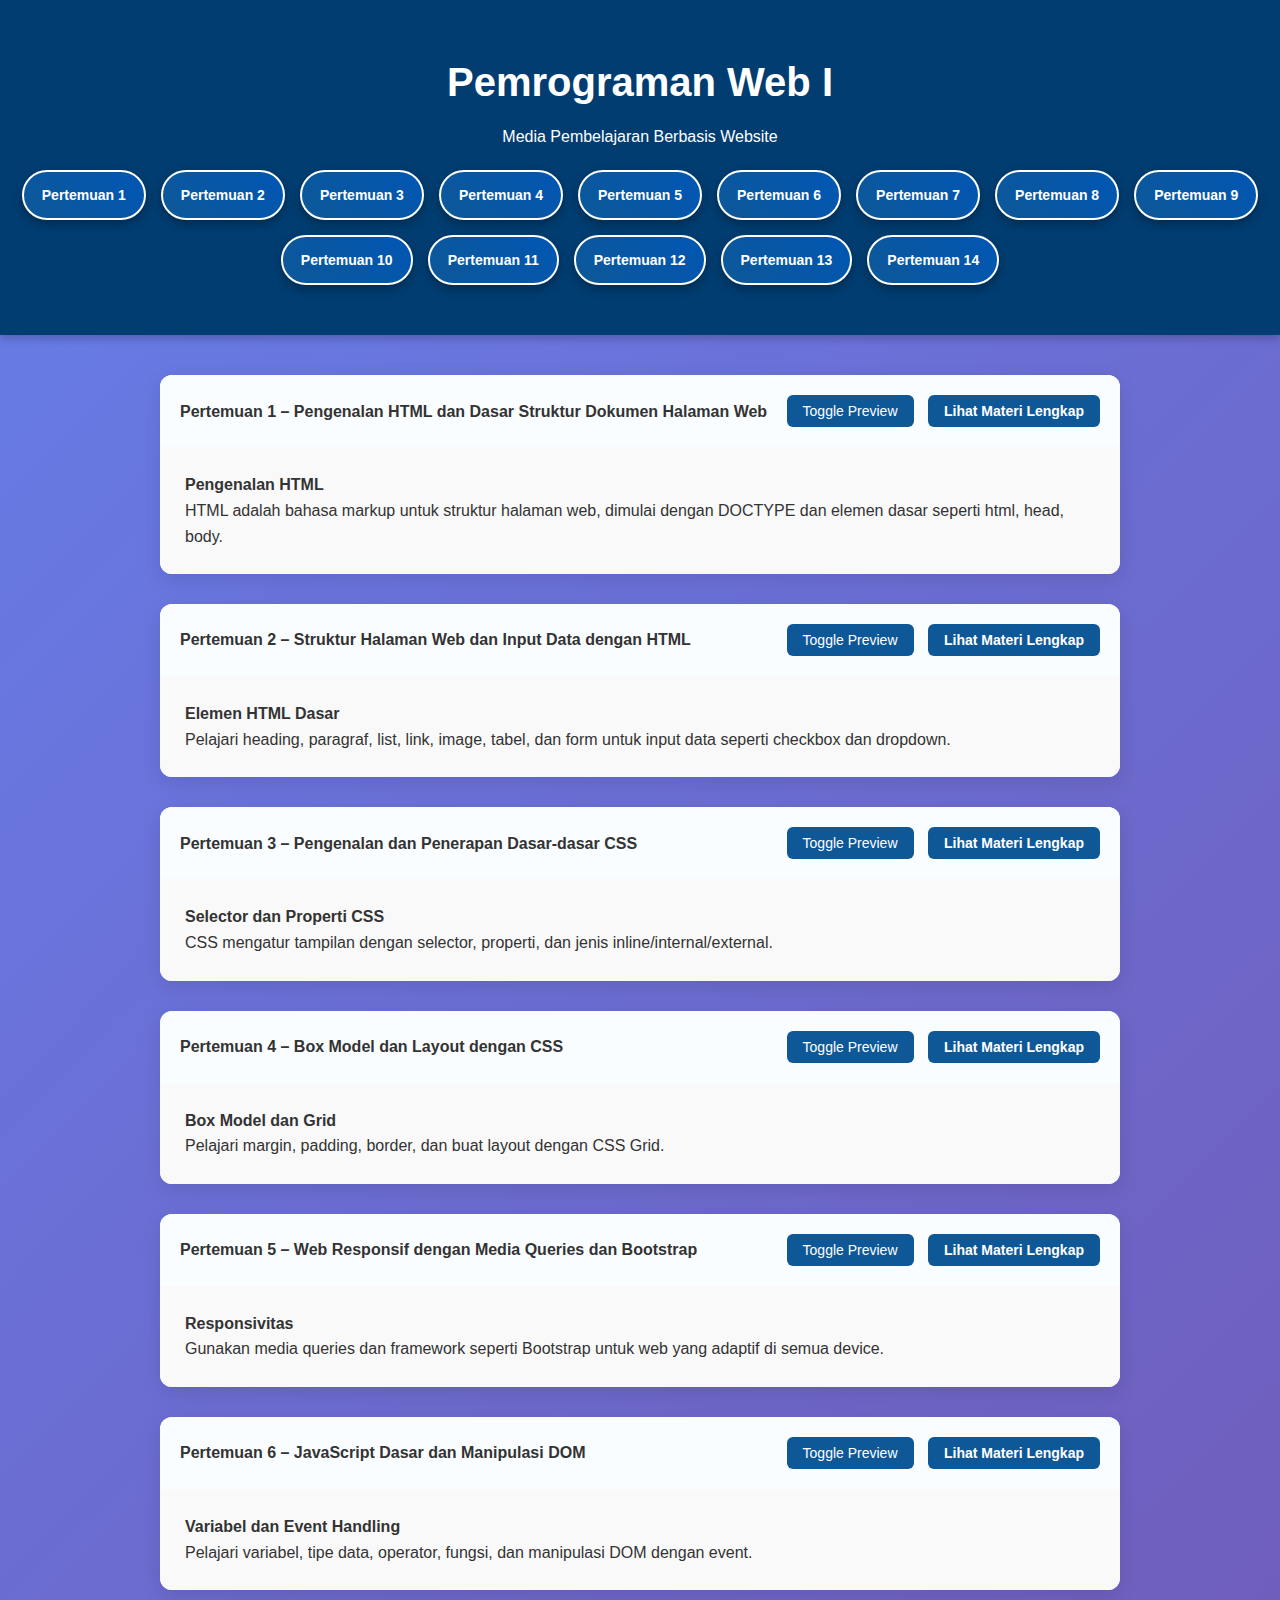
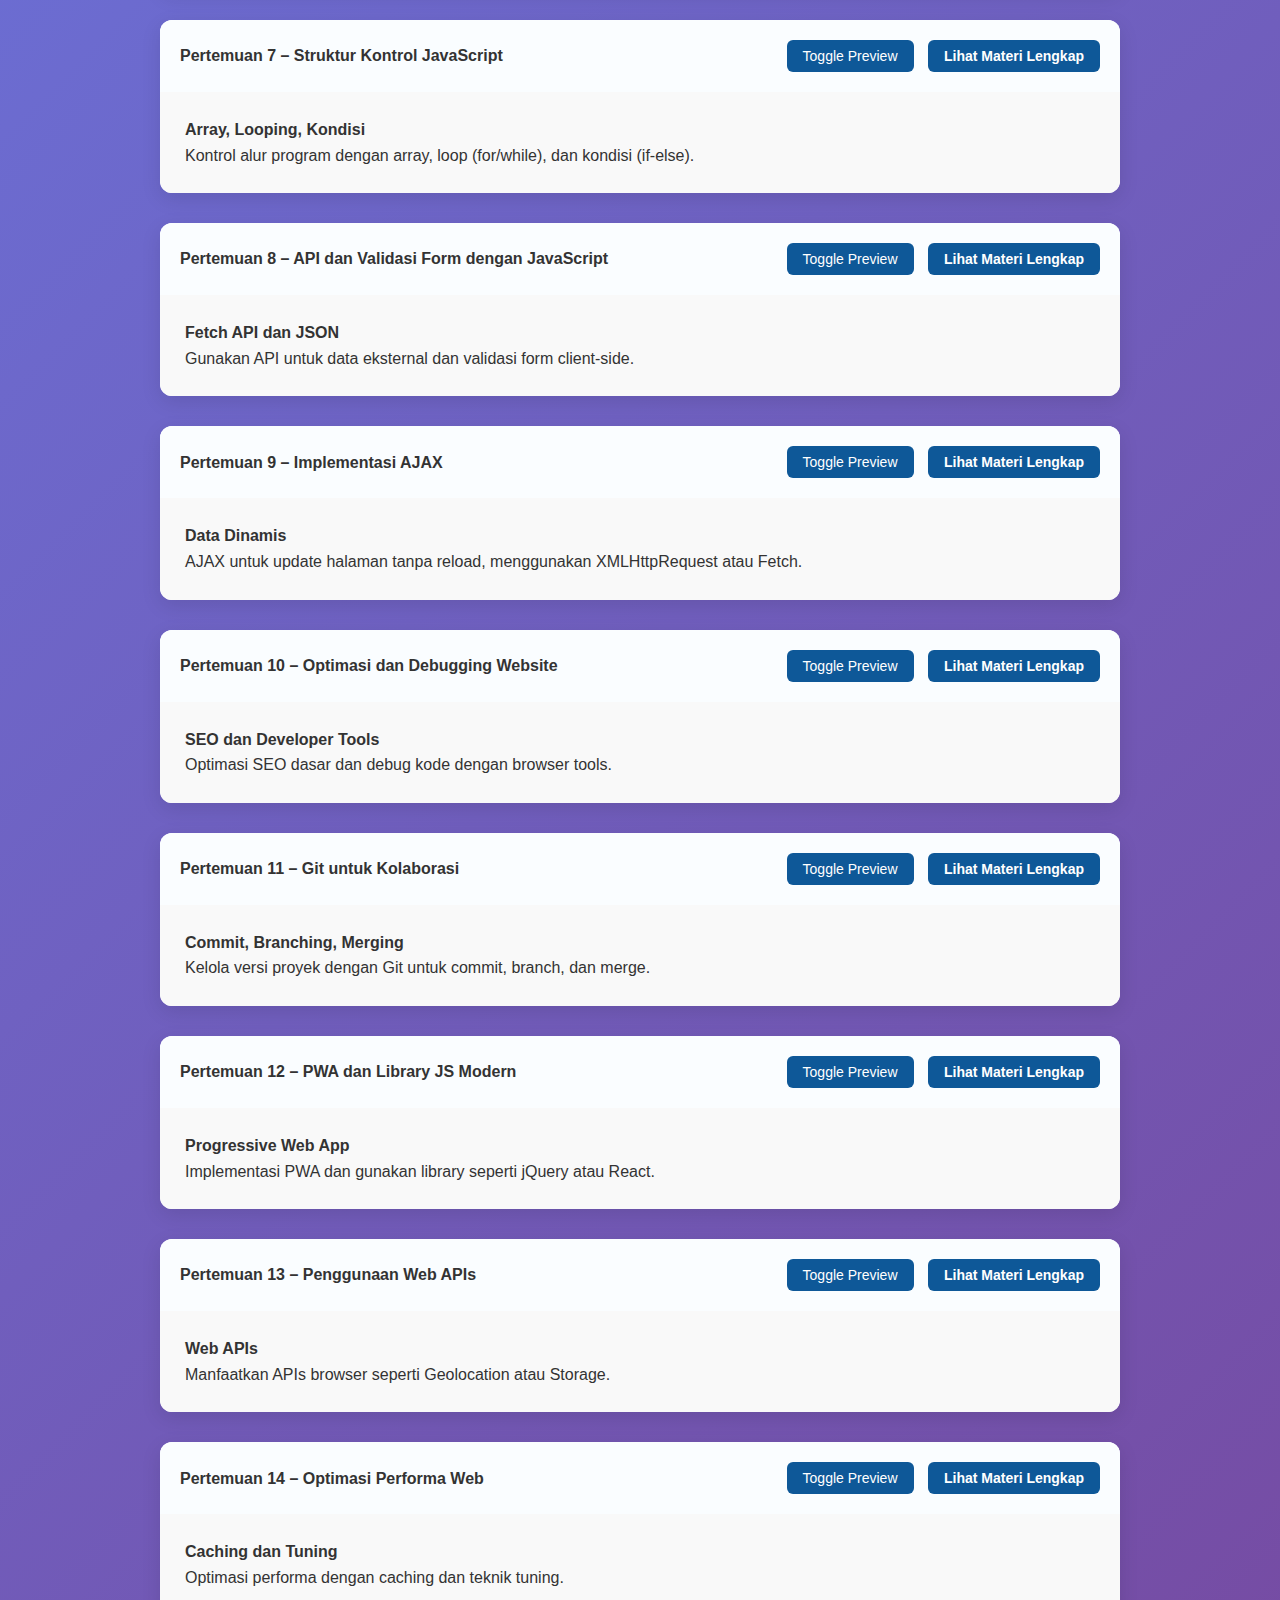
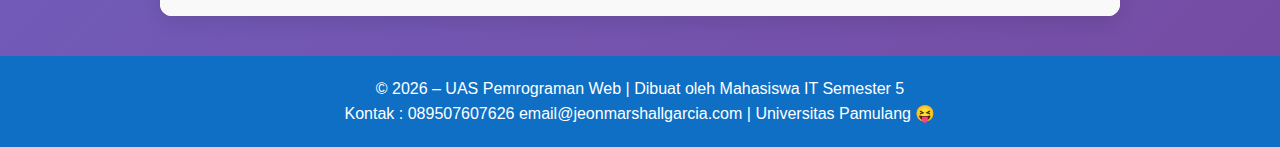
<file: index.html>
<!DOCTYPE html>
<html lang="id">
<head>
    <meta charset="UTF-8">
    <meta name="viewport" content="width=device-width, initial-scale=1.0">
    <title>Pemrograman Web I - Media Pembelajaran</title>
    <link rel="stylesheet" href="css/style.css">
</head>
<body>
    <header class="header">
        <h1>Pemrograman Web I</h1>
        <p>Media Pembelajaran Berbasis Website</p>
        <nav class="navbar">
            <a href="#pertemuan1" class="nav-link bubble">Pertemuan 1</a>
            <a href="#pertemuan2" class="nav-link bubble">Pertemuan 2</a>
            <a href="#pertemuan3" class="nav-link bubble">Pertemuan 3</a>
            <a href="#pertemuan4" class="nav-link bubble">Pertemuan 4</a>
            <a href="#pertemuan5" class="nav-link bubble">Pertemuan 5</a>
            <a href="#pertemuan6" class="nav-link bubble">Pertemuan 6</a>
            <a href="#pertemuan7" class="nav-link bubble">Pertemuan 7</a>
            <a href="#pertemuan8" class="nav-link bubble">Pertemuan 8</a>
            <a href="#pertemuan9" class="nav-link bubble">Pertemuan 9</a>
            <a href="#pertemuan10" class="nav-link bubble">Pertemuan 10</a>
            <a href="#pertemuan11" class="nav-link bubble">Pertemuan 11</a>
            <a href="#pertemuan12" class="nav-link bubble">Pertemuan 12</a>
            <a href="#pertemuan13" class="nav-link bubble">Pertemuan 13</a>
            <a href="#pertemuan14" class="nav-link bubble">Pertemuan 14</a>
        </nav>
    </header>

    <main class="container">
        <!-- PERTEMUAN 1 -->
        <div class="card" id="pertemuan1">
            <div class="card-header">
                <span>Pertemuan 1 – Pengenalan HTML dan Dasar Struktur Dokumen Halaman Web</span>
                <div>
                    <button class="btn-toggle" data-target="preview1">Toggle Preview</button>
                    <a href="materi1.html" class="btn">Lihat Materi Lengkap</a>
                </div>
            </div>
            <div class="card-preview" id="preview1" style="display: block;">
                <h4>Pengenalan HTML</h4>
                <p>HTML adalah bahasa markup untuk struktur halaman web, dimulai dengan DOCTYPE dan elemen dasar seperti html, head, body.</p>
            </div>
        </div>

        <!-- PERTEMUAN 2 -->
        <div class="card" id="pertemuan2">
            <div class="card-header">
                <span>Pertemuan 2 – Struktur Halaman Web dan Input Data dengan HTML</span>
                <div>
                    <button class="btn-toggle" data-target="preview2">Toggle Preview</button>
                    <a href="materi2.html" class="btn">Lihat Materi Lengkap</a>
                </div>
            </div>
            <div class="card-preview" id="preview2" style="display: block;">
                <h4>Elemen HTML Dasar</h4>
                <p>Pelajari heading, paragraf, list, link, image, tabel, dan form untuk input data seperti checkbox dan dropdown.</p>
            </div>
        </div>

        <!-- PERTEMUAN 3 -->
        <div class="card" id="pertemuan3">
            <div class="card-header">
                <span>Pertemuan 3 – Pengenalan dan Penerapan Dasar-dasar CSS</span>
                <div>
                    <button class="btn-toggle" data-target="preview3">Toggle Preview</button>
                    <a href="materi3.html" class="btn">Lihat Materi Lengkap</a>
                </div>
            </div>
            <div class="card-preview" id="preview3" style="display: block;">
                <h4>Selector dan Properti CSS</h4>
                <p>CSS mengatur tampilan dengan selector, properti, dan jenis inline/internal/external.</p>
            </div>
        </div>

        <!-- PERTEMUAN 4 -->
        <div class="card" id="pertemuan4">
            <div class="card-header">
                <span>Pertemuan 4 – Box Model dan Layout dengan CSS</span>
                <div>
                    <button class="btn-toggle" data-target="preview4">Toggle Preview</button>
                    <a href="materi4.html" class="btn">Lihat Materi Lengkap</a>
                </div>
            </div>
            <div class="card-preview" id="preview4" style="display: block;">
                <h4>Box Model dan Grid</h4>
                <p>Pelajari margin, padding, border, dan buat layout dengan CSS Grid.</p>
            </div>
        </div>

        <!-- PERTEMUAN 5 -->
        <div class="card" id="pertemuan5">
            <div class="card-header">
                <span>Pertemuan 5 – Web Responsif dengan Media Queries dan Bootstrap</span>
                <div>
                    <button class="btn-toggle" data-target="preview5">Toggle Preview</button>
                    <a href="materi5.html" class="btn">Lihat Materi Lengkap</a>
                </div>
            </div>
            <div class="card-preview" id="preview5" style="display: block;">
                <h4>Responsivitas</h4>
                <p>Gunakan media queries dan framework seperti Bootstrap untuk web yang adaptif di semua device.</p>
            </div>
        </div>

        <!-- PERTEMUAN 6 -->
        <div class="card" id="pertemuan6">
            <div class="card-header">
                <span>Pertemuan 6 – JavaScript Dasar dan Manipulasi DOM</span>
                <div>
                    <button class="btn-toggle" data-target="preview6">Toggle Preview</button>
                    <a href="materi6.html" class="btn">Lihat Materi Lengkap</a>
                </div>
            </div>
            <div class="card-preview" id="preview6" style="display: block;">
                <h4>Variabel dan Event Handling</h4>
                <p>Pelajari variabel, tipe data, operator, fungsi, dan manipulasi DOM dengan event.</p>
            </div>
        </div>

        <!-- PERTEMUAN 7 -->
        <div class="card" id="pertemuan7">
            <div class="card-header">
                <span>Pertemuan 7 – Struktur Kontrol JavaScript</span>
                <div>
                    <button class="btn-toggle" data-target="preview7">Toggle Preview</button>
                    <a href="materi7.html" class="btn">Lihat Materi Lengkap</a>
                </div>
            </div>
            <div class="card-preview" id="preview7" style="display: block;">
                <h4>Array, Looping, Kondisi</h4>
                <p>Kontrol alur program dengan array, loop (for/while), dan kondisi (if-else).</p>
            </div>
        </div>

        <!-- PERTEMUAN 8 -->
        <div class="card" id="pertemuan8">
            <div class="card-header">
                <span>Pertemuan 8 – API dan Validasi Form dengan JavaScript</span>
                <div>
                    <button class="btn-toggle" data-target="preview8">Toggle Preview</button>
                    <a href="materi8.html" class="btn">Lihat Materi Lengkap</a>
                </div>
            </div>
            <div class="card-preview" id="preview8" style="display: block;">
                <h4>Fetch API dan JSON</h4>
                <p>Gunakan API untuk data eksternal dan validasi form client-side.</p>
            </div>
        </div>

        <!-- PERTEMUAN 9 -->
        <div class="card" id="pertemuan9">
            <div class="card-header">
                <span>Pertemuan 9 – Implementasi AJAX</span>
                <div>
                    <button class="btn-toggle" data-target="preview9">Toggle Preview</button>
                    <a href="materi9.html" class="btn">Lihat Materi Lengkap</a>
                </div>
            </div>
            <div class="card-preview" id="preview9" style="display: block;">
                <h4>Data Dinamis</h4>
                <p>AJAX untuk update halaman tanpa reload, menggunakan XMLHttpRequest atau Fetch.</p>
            </div>
        </div>

        <!-- PERTEMUAN 10 -->
        <div class="card" id="pertemuan10">
            <div class="card-header">
                <span>Pertemuan 10 – Optimasi dan Debugging Website</span>
                <div>
                    <button class="btn-toggle" data-target="preview10">Toggle Preview</button>
                    <a href="materi10.html" class="btn">Lihat Materi Lengkap</a>
                </div>
            </div>
            <div class="card-preview" id="preview10" style="display: block;">
                <h4>SEO dan Developer Tools</h4>
                <p>Optimasi SEO dasar dan debug kode dengan browser tools.</p>
            </div>
        </div>

        <!-- PERTEMUAN 11 -->
        <div class="card" id="pertemuan11">
            <div class="card-header">
                <span>Pertemuan 11 – Git untuk Kolaborasi</span>
                <div>
                    <button class="btn-toggle" data-target="preview11">Toggle Preview</button>
                    <a href="materi11.html" class="btn">Lihat Materi Lengkap</a>
                </div>
            </div>
            <div class="card-preview" id="preview11" style="display: block;">
                <h4>Commit, Branching, Merging</h4>
                <p>Kelola versi proyek dengan Git untuk commit, branch, dan merge.</p>
            </div>
        </div>

        <!-- PERTEMUAN 12 -->
        <div class="card" id="pertemuan12">
            <div class="card-header">
                <span>Pertemuan 12 – PWA dan Library JS Modern</span>
                <div>
                    <button class="btn-toggle" data-target="preview12">Toggle Preview</button>
                    <a href="materi12.html" class="btn">Lihat Materi Lengkap</a>
                </div>
            </div>
            <div class="card-preview" id="preview12" style="display: block;">
                <h4>Progressive Web App</h4>
                <p>Implementasi PWA dan gunakan library seperti jQuery atau React.</p>
            </div>
        </div>

        <!-- PERTEMUAN 13 -->
        <div class="card" id="pertemuan13">
            <div class="card-header">
                <span>Pertemuan 13 – Penggunaan Web APIs</span>
                <div>
                    <button class="btn-toggle" data-target="preview13">Toggle Preview</button>
                    <a href="materi13.html" class="btn">Lihat Materi Lengkap</a>
                </div>
            </div>
            <div class="card-preview" id="preview13" style="display: block;">
                <h4>Web APIs</h4>
                <p>Manfaatkan APIs browser seperti Geolocation atau Storage.</p>
            </div>
        </div>

        <!-- PERTEMUAN 14 -->
        <div class="card" id="pertemuan14">
            <div class="card-header">
                <span>Pertemuan 14 – Optimasi Performa Web</span>
                <div>
                    <button class="btn-toggle" data-target="preview14">Toggle Preview</button>
                    <a href="materi14.html" class="btn">Lihat Materi Lengkap</a>
                </div>
       </div>
            <div class="card-preview" id="preview14" style="display: block;">
                <h4>Caching dan Tuning</h4>
                <p>Optimasi performa dengan caching dan teknik tuning.</p>
            </div>
        </div>
    </main>

    <footer class="footer">
        <p>&copy; 2026 – UAS Pemrograman Web | Dibuat oleh Mahasiswa IT Semester 5</p>
        <p>Kontak : 089507607626 email@jeonmarshallgarcia.com | Universitas Pamulang 😝</p>
    </footer>

    <script src="js/script.js"></script>
</body>
</html>
</file>
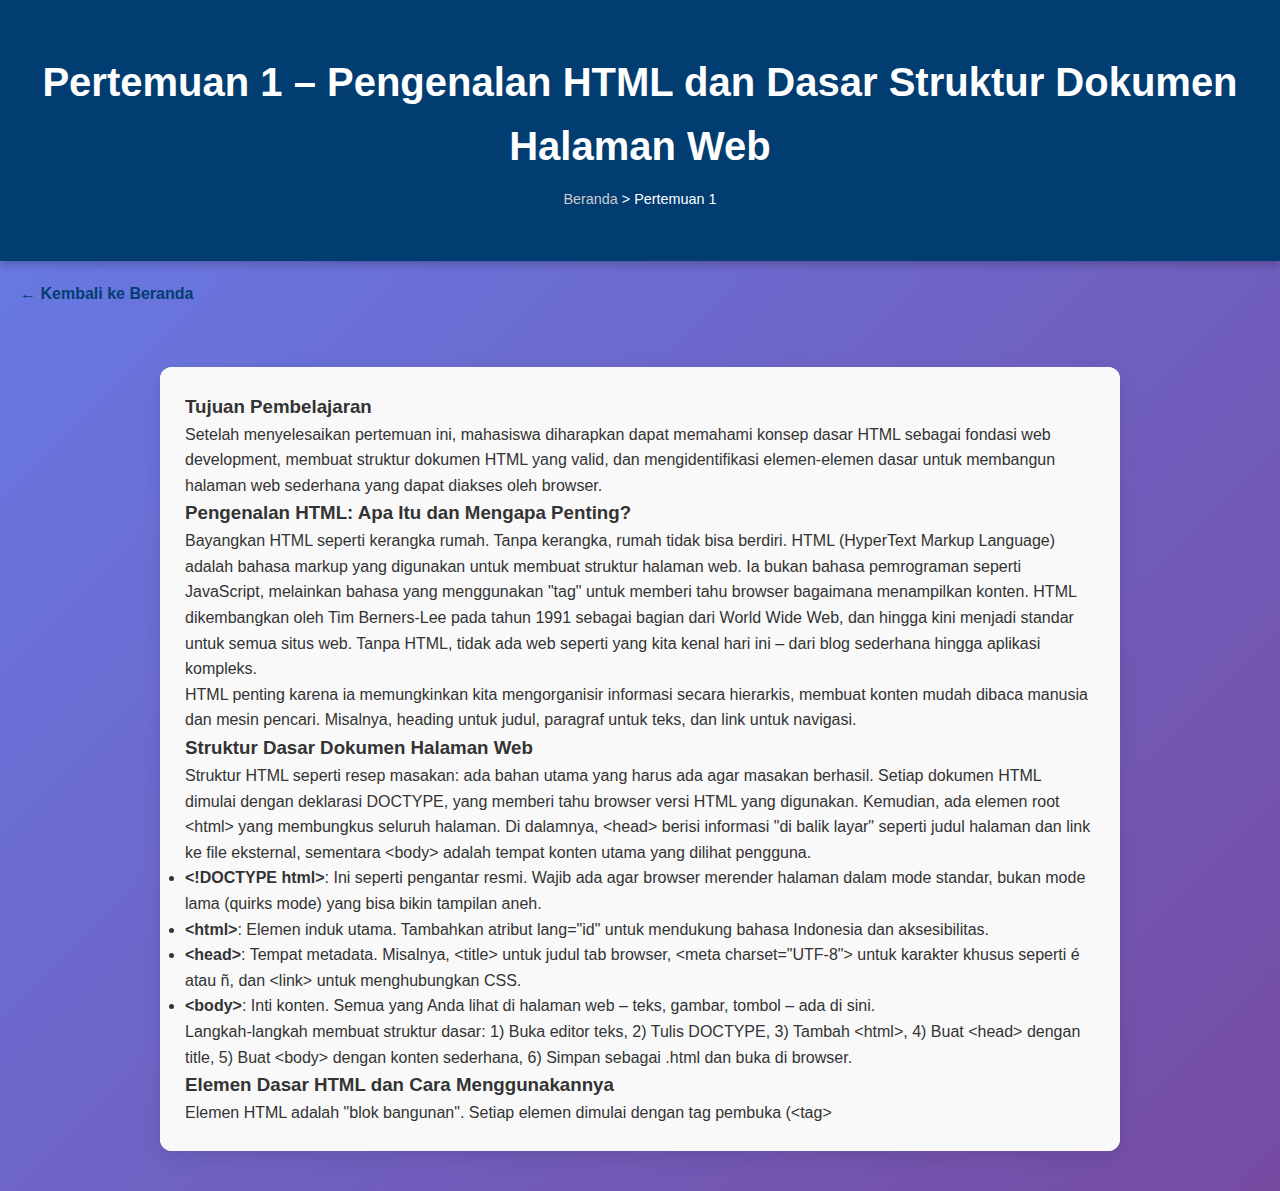
<file: materi1.html>
<!DOCTYPE html>
<html lang="id">
<head>
    <meta charset="UTF-8">
    <meta name="viewport" content="width=device-width, initial-scale=1.0">
    <title>Pertemuan 1 – Pengenalan HTML dan Dasar Struktur Dokumen Halaman Web</title>
    <link rel="stylesheet" href="css/style.css">
</head>
<body>
    <header class="header">
        <h1>Pertemuan 1 – Pengenalan HTML dan Dasar Struktur Dokumen Halaman Web</h1>
        <nav class="breadcrumb">
            <a href="index.html">Beranda</a> > Pertemuan 1
        </nav>
    </header>
    <a href="index.html" class="btn-back">← Kembali ke Beranda</a>

    <main class="container">
        <div class="card">
            <div class="card-preview">
                <h3>Tujuan Pembelajaran</h3>
                <p>Setelah menyelesaikan pertemuan ini, mahasiswa diharapkan dapat memahami konsep dasar HTML sebagai fondasi web development, membuat struktur dokumen HTML yang valid, dan mengidentifikasi elemen-elemen dasar untuk membangun halaman web sederhana yang dapat diakses oleh browser.</p>

                <h3>Pengenalan HTML: Apa Itu dan Mengapa Penting?</h3>
                <p>Bayangkan HTML seperti kerangka rumah. Tanpa kerangka, rumah tidak bisa berdiri. HTML (HyperText Markup Language) adalah bahasa markup yang digunakan untuk membuat struktur halaman web. Ia bukan bahasa pemrograman seperti JavaScript, melainkan bahasa yang menggunakan "tag" untuk memberi tahu browser bagaimana menampilkan konten. HTML dikembangkan oleh Tim Berners-Lee pada tahun 1991 sebagai bagian dari World Wide Web, dan hingga kini menjadi standar untuk semua situs web. Tanpa HTML, tidak ada web seperti yang kita kenal hari ini – dari blog sederhana hingga aplikasi kompleks.</p>
                <p>HTML penting karena ia memungkinkan kita mengorganisir informasi secara hierarkis, membuat konten mudah dibaca manusia dan mesin pencari. Misalnya, heading untuk judul, paragraf untuk teks, dan link untuk navigasi.</p>

                <h3>Struktur Dasar Dokumen Halaman Web</h3>
                <p>Struktur HTML seperti resep masakan: ada bahan utama yang harus ada agar masakan berhasil. Setiap dokumen HTML dimulai dengan deklarasi DOCTYPE, yang memberi tahu browser versi HTML yang digunakan. Kemudian, ada elemen root &lt;html&gt; yang membungkus seluruh halaman. Di dalamnya, &lt;head&gt; berisi informasi "di balik layar" seperti judul halaman dan link ke file eksternal, sementara &lt;body&gt; adalah tempat konten utama yang dilihat pengguna.</p>
                <ul>
                    <li><b>&lt;!DOCTYPE html&gt;</b>: Ini seperti pengantar resmi. Wajib ada agar browser merender halaman dalam mode standar, bukan mode lama (quirks mode) yang bisa bikin tampilan aneh.</li>
                    <li><b>&lt;html&gt;</b>: Elemen induk utama. Tambahkan atribut lang="id" untuk mendukung bahasa Indonesia dan aksesibilitas.</li>
                    <li><b>&lt;head&gt;</b>: Tempat metadata. Misalnya, &lt;title&gt; untuk judul tab browser, &lt;meta charset="UTF-8"&gt; untuk karakter khusus seperti é atau ñ, dan &lt;link&gt; untuk menghubungkan CSS.</li>
                    <li><b>&lt;body&gt;</b>: Inti konten. Semua yang Anda lihat di halaman web – teks, gambar, tombol – ada di sini.</li>
                </ul>
                <p>Langkah-langkah membuat struktur dasar: 1) Buka editor teks, 2) Tulis DOCTYPE, 3) Tambah &lt;html&gt;, 4) Buat &lt;head&gt; dengan title, 5) Buat &lt;body&gt; dengan konten sederhana, 6) Simpan sebagai .html dan buka di browser.</p>

                <h3>Elemen Dasar HTML dan Cara Menggunakannya</h3>
                <p>Elemen HTML adalah "blok bangunan". Setiap elemen dimulai dengan tag pembuka (&lt;tag&gt;
</file>
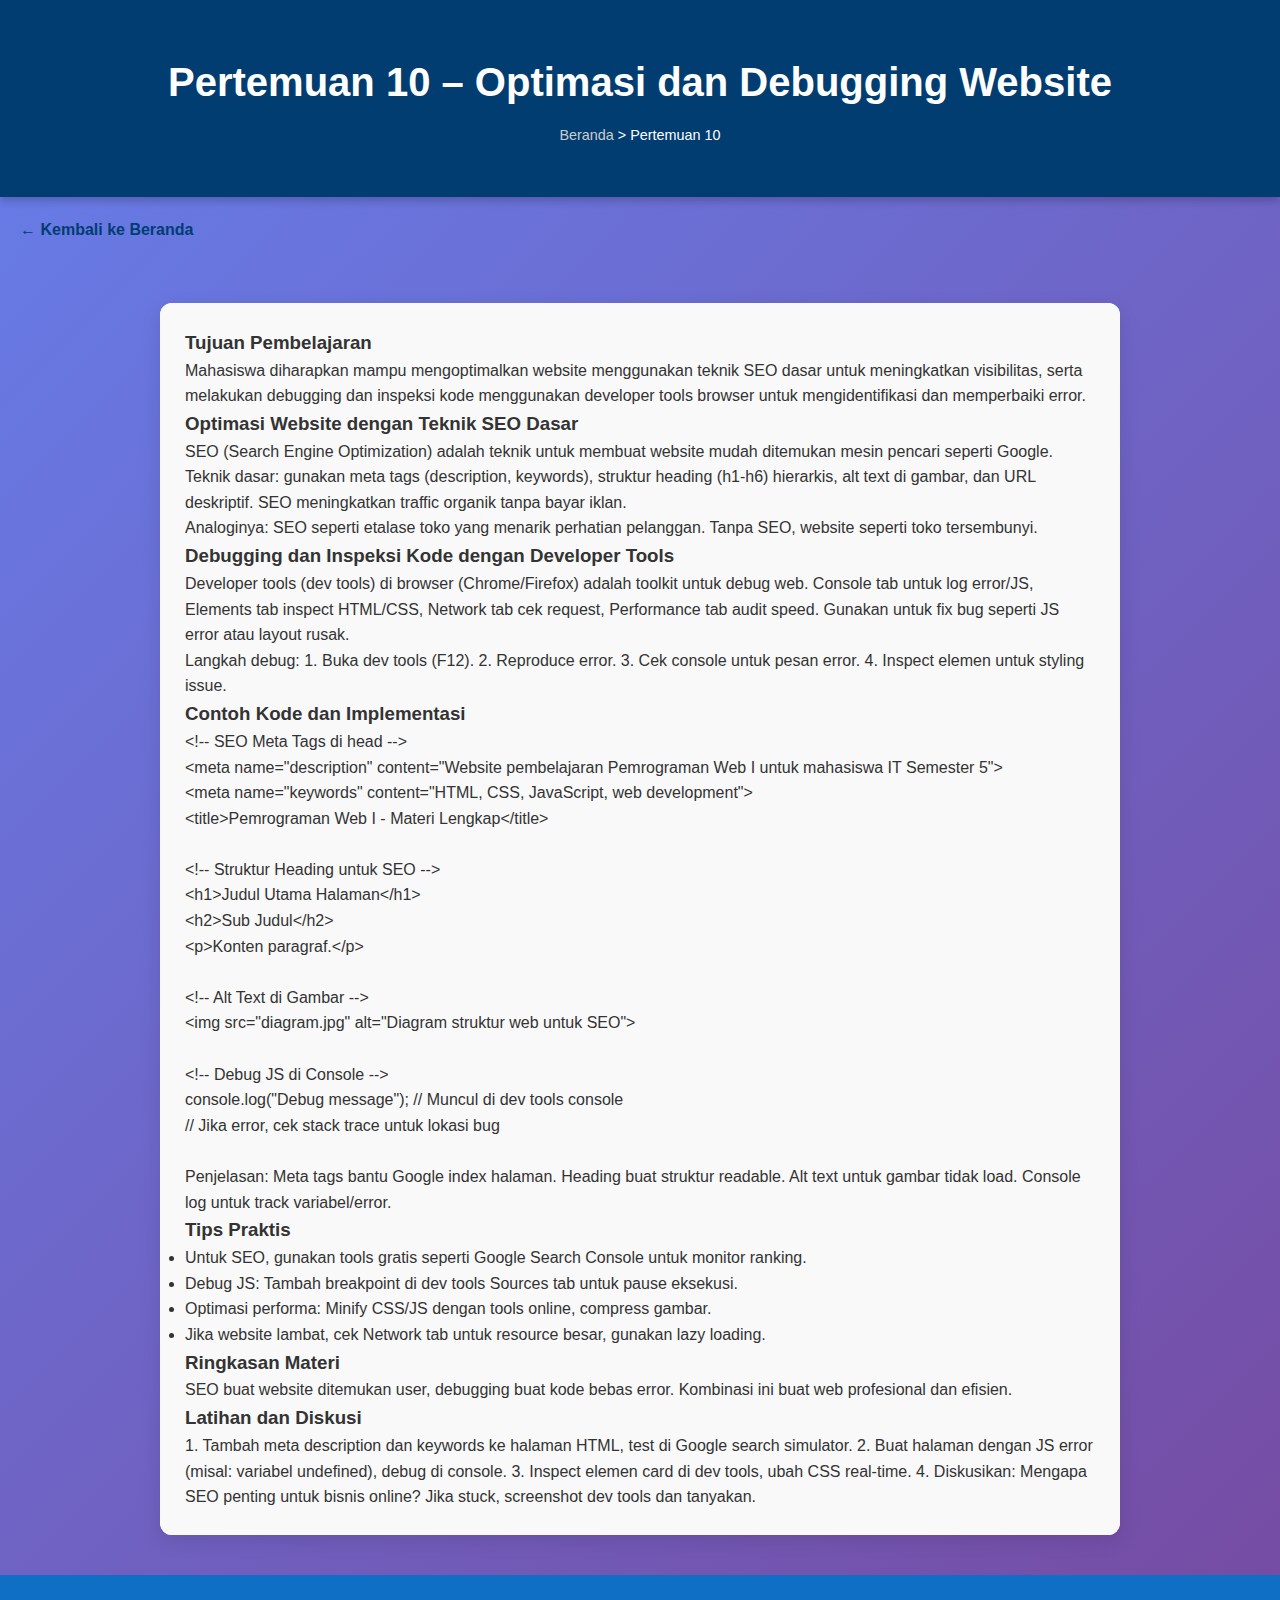
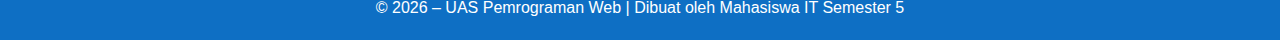
<file: materi10.html>
<!DOCTYPE html>
<html lang="id">
<head>
    <meta charset="UTF-8">
    <meta name="viewport" content="width=device-width, initial-scale=1.0">
    <title>Pertemuan 10 – Optimasi dan Debugging Website</title>
    <link rel="stylesheet" href="css/style.css">
</head>
<body>
    <header class="header">
        <h1>Pertemuan 10 – Optimasi dan Debugging Website</h1>
        <nav class="breadcrumb">
            <a href="index.html">Beranda</a> > Pertemuan 10
        </nav>
    </header>
    <a href="index.html" class="btn-back">← Kembali ke Beranda</a>

    <main class="container">
        <div class="card">
            <div class="card-preview">
                <h3>Tujuan Pembelajaran</h3>
                <p>Mahasiswa diharapkan mampu mengoptimalkan website menggunakan teknik SEO dasar untuk meningkatkan visibilitas, serta melakukan debugging dan inspeksi kode menggunakan developer tools browser untuk mengidentifikasi dan memperbaiki error.</p>

                <h3>Optimasi Website dengan Teknik SEO Dasar</h3>
                <p>SEO (Search Engine Optimization) adalah teknik untuk membuat website mudah ditemukan mesin pencari seperti Google. Teknik dasar: gunakan meta tags (description, keywords), struktur heading (h1-h6) hierarkis, alt text di gambar, dan URL deskriptif. SEO meningkatkan traffic organik tanpa bayar iklan.</p>
                <p>Analoginya: SEO seperti etalase toko yang menarik perhatian pelanggan. Tanpa SEO, website seperti toko tersembunyi.</p>

                <h3>Debugging dan Inspeksi Kode dengan Developer Tools</h3>
                <p>Developer tools (dev tools) di browser (Chrome/Firefox) adalah toolkit untuk debug web. Console tab untuk log error/JS, Elements tab inspect HTML/CSS, Network tab cek request, Performance tab audit speed. Gunakan untuk fix bug seperti JS error atau layout rusak.</p>
                <p>Langkah debug: 1. Buka dev tools (F12). 2. Reproduce error. 3. Cek console untuk pesan error. 4. Inspect elemen untuk styling issue.</p>

                <h3>Contoh Kode dan Implementasi</h3>
                <pre>
&lt;!-- SEO Meta Tags di head --&gt;
&lt;meta name="description" content="Website pembelajaran Pemrograman Web I untuk mahasiswa IT Semester 5"&gt;
&lt;meta name="keywords" content="HTML, CSS, JavaScript, web development"&gt;
&lt;title&gt;Pemrograman Web I - Materi Lengkap&lt;/title&gt;

&lt;!-- Struktur Heading untuk SEO --&gt;
&lt;h1&gt;Judul Utama Halaman&lt;/h1&gt;
&lt;h2&gt;Sub Judul&lt;/h2&gt;
&lt;p&gt;Konten paragraf.&lt;/p&gt;

&lt;!-- Alt Text di Gambar --&gt;
&lt;img src="diagram.jpg" alt="Diagram struktur web untuk SEO"&gt;

&lt;!-- Debug JS di Console --&gt;
console.log("Debug message"); // Muncul di dev tools console
// Jika error, cek stack trace untuk lokasi bug
                </pre>
                <p>Penjelasan: Meta tags bantu Google index halaman. Heading buat struktur readable. Alt text untuk gambar tidak load. Console log untuk track variabel/error.</p>

                <h3>Tips Praktis</h3>
                <ul>
                    <li>Untuk SEO, gunakan tools gratis seperti Google Search Console untuk monitor ranking.</li>
                    <li>Debug JS: Tambah breakpoint di dev tools Sources tab untuk pause eksekusi.</li>
                    <li>Optimasi performa: Minify CSS/JS dengan tools online, compress gambar.</li>
                    <li>Jika website lambat, cek Network tab untuk resource besar, gunakan lazy loading.</li>
                </ul>

                <h3>Ringkasan Materi</h3>
                <p>SEO buat website ditemukan user, debugging buat kode bebas error. Kombinasi ini buat web profesional dan efisien.</p>

                <h3>Latihan dan Diskusi</h3>
                <p>1. Tambah meta description dan keywords ke halaman HTML, test di Google search simulator. 2. Buat halaman dengan JS error (misal: variabel undefined), debug di console. 3. Inspect elemen card di dev tools, ubah CSS real-time. 4. Diskusikan: Mengapa SEO penting untuk bisnis online? Jika stuck, screenshot dev tools dan tanyakan.</p>
            </div>
        </div>
    </main>

    <footer class="footer">
        <p>&copy; 2026 – UAS Pemrograman Web | Dibuat oleh Mahasiswa IT Semester 5</p>
    </footer>

    <script src="js/script.js"></script>
</body>
</html>
</file>
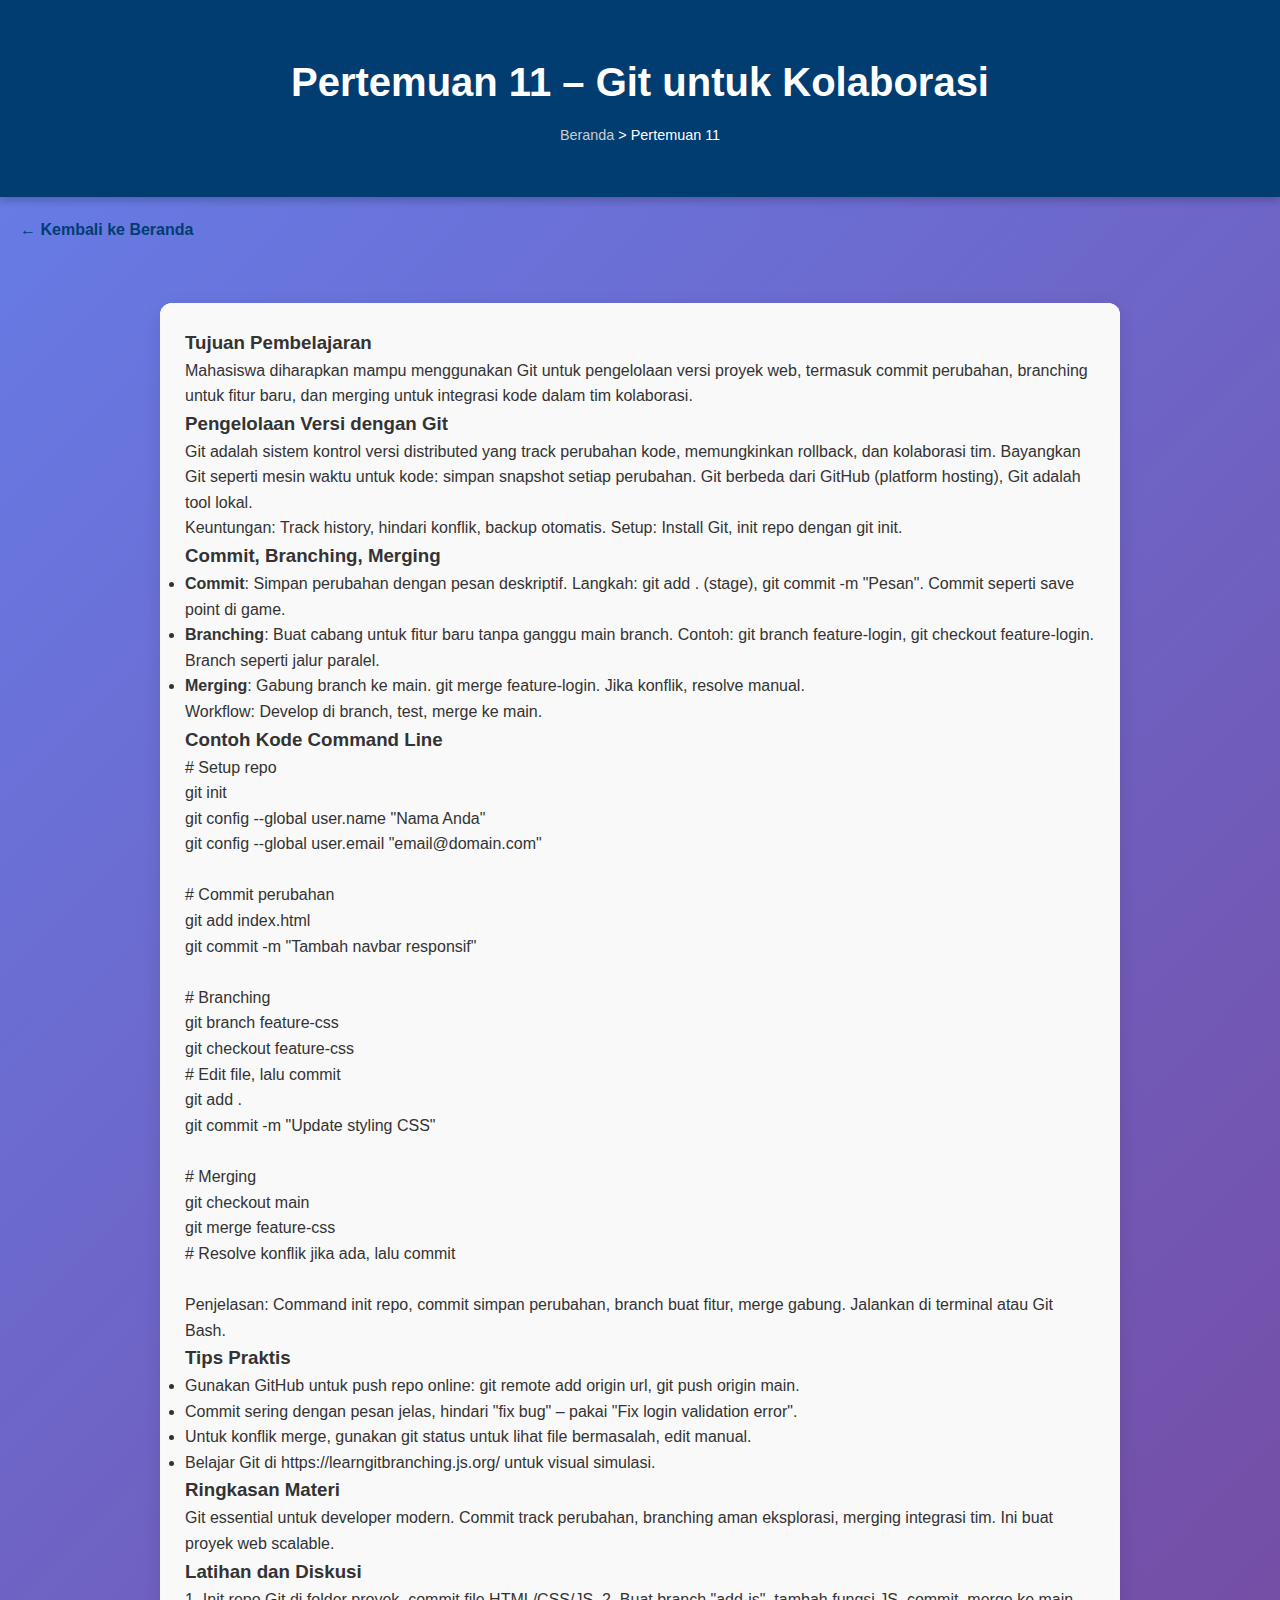
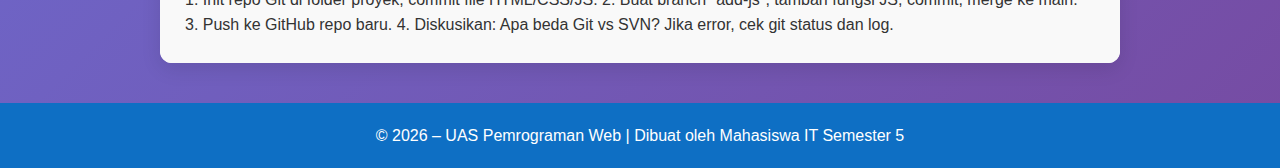
<file: materi11.html>
<!DOCTYPE html>
<html lang="id">
<head>
    <meta charset="UTF-8">
    <meta name="viewport" content="width=device-width, initial-scale=1.0">
    <title>Pertemuan 11 – Git untuk Kolaborasi</title>
    <link rel="stylesheet" href="css/style.css">
</head>
<body>
    <header class="header">
        <h1>Pertemuan 11 – Git untuk Kolaborasi</h1>
        <nav class="breadcrumb">
            <a href="index.html">Beranda</a> > Pertemuan 11
        </nav>
    </header>
    <a href="index.html" class="btn-back">← Kembali ke Beranda</a>

    <main class="container">
        <div class="card">
            <div class="card-preview">
                <h3>Tujuan Pembelajaran</h3>
                <p>Mahasiswa diharapkan mampu menggunakan Git untuk pengelolaan versi proyek web, termasuk commit perubahan, branching untuk fitur baru, dan merging untuk integrasi kode dalam tim kolaborasi.</p>

                <h3>Pengelolaan Versi dengan Git</h3>
                <p>Git adalah sistem kontrol versi distributed yang track perubahan kode, memungkinkan rollback, dan kolaborasi tim. Bayangkan Git seperti mesin waktu untuk kode: simpan snapshot setiap perubahan. Git berbeda dari GitHub (platform hosting), Git adalah tool lokal.</p>
                <p>Keuntungan: Track history, hindari konflik, backup otomatis. Setup: Install Git, init repo dengan git init.</p>

                <h3>Commit, Branching, Merging</h3>
                <ul>
                    <li><b>Commit</b>: Simpan perubahan dengan pesan deskriptif. Langkah: git add . (stage), git commit -m "Pesan". Commit seperti save point di game.</li>
                    <li><b>Branching</b>: Buat cabang untuk fitur baru tanpa ganggu main branch. Contoh: git branch feature-login, git checkout feature-login. Branch seperti jalur paralel.</li>
                    <li><b>Merging</b>: Gabung branch ke main. git merge feature-login. Jika konflik, resolve manual.</li>
                </ul>
                <p>Workflow: Develop di branch, test, merge ke main.</p>

                <h3>Contoh Kode Command Line</h3>
                <pre>
# Setup repo
git init
git config --global user.name "Nama Anda"
git config --global user.email "email@domain.com"

# Commit perubahan
git add index.html
git commit -m "Tambah navbar responsif"

# Branching
git branch feature-css
git checkout feature-css
# Edit file, lalu commit
git add .
git commit -m "Update styling CSS"

# Merging
git checkout main
git merge feature-css
# Resolve konflik jika ada, lalu commit
                </pre>
                <p>Penjelasan: Command init repo, commit simpan perubahan, branch buat fitur, merge gabung. Jalankan di terminal atau Git Bash.</p>

                <h3>Tips Praktis</h3>
                <ul>
                    <li>Gunakan GitHub untuk push repo online: git remote add origin url, git push origin main.</li>
                    <li>Commit sering dengan pesan jelas, hindari "fix bug" – pakai "Fix login validation error".</li>
                    <li>Untuk konflik merge, gunakan git status untuk lihat file bermasalah, edit manual.</li>
                    <li>Belajar Git di https://learngitbranching.js.org/ untuk visual simulasi.</li>
                </ul>

                <h3>Ringkasan Materi</h3>
                <p>Git essential untuk developer modern. Commit track perubahan, branching aman eksplorasi, merging integrasi tim. Ini buat proyek web scalable.</p>

                <h3>Latihan dan Diskusi</h3>
                <p>1. Init repo Git di folder proyek, commit file HTML/CSS/JS. 2. Buat branch "add-js", tambah fungsi JS, commit, merge ke main. 3. Push ke GitHub repo baru. 4. Diskusikan: Apa beda Git vs SVN? Jika error, cek git status dan log.</p>
            </div>
        </div>
    </main>

    <footer class="footer">
        <p>&copy; 2026 – UAS Pemrograman Web | Dibuat oleh Mahasiswa IT Semester 5</p>
    </footer>

    <script src="js/script.js"></script>
</body>
</html>
</file>
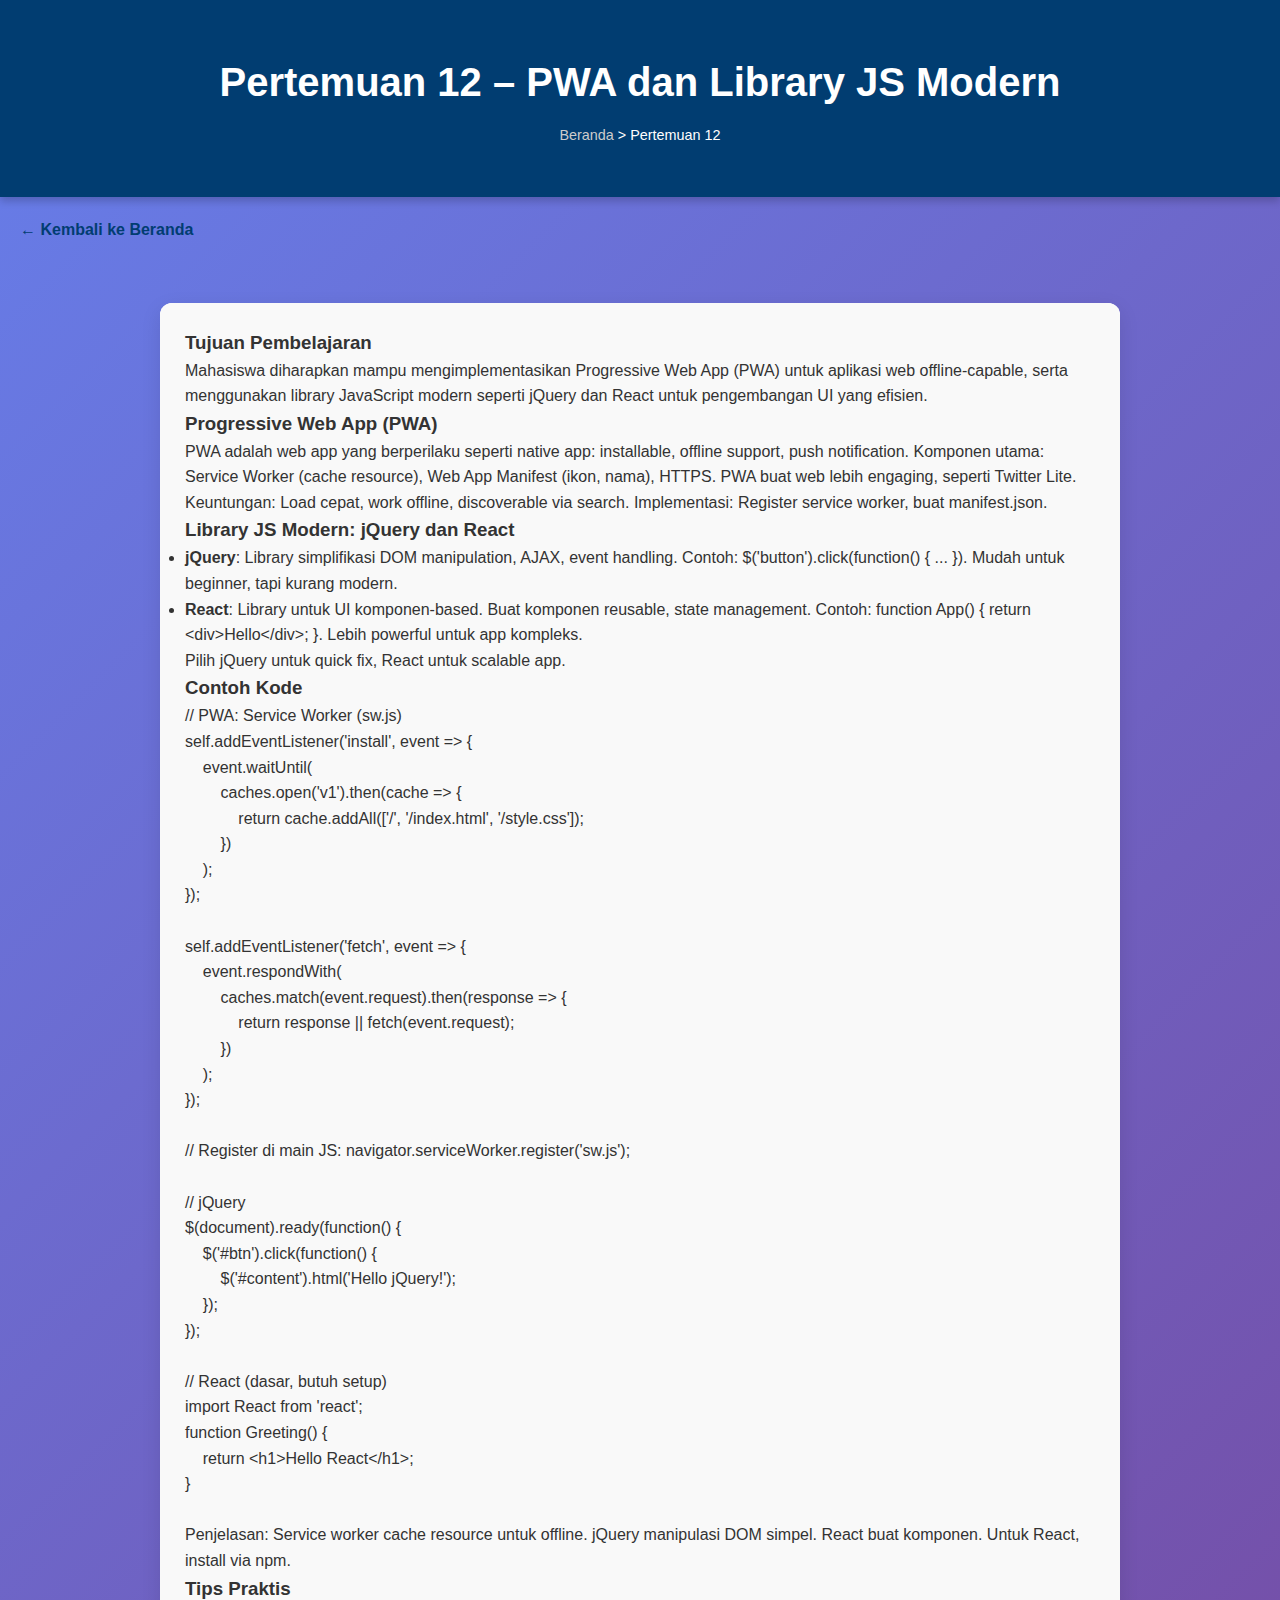
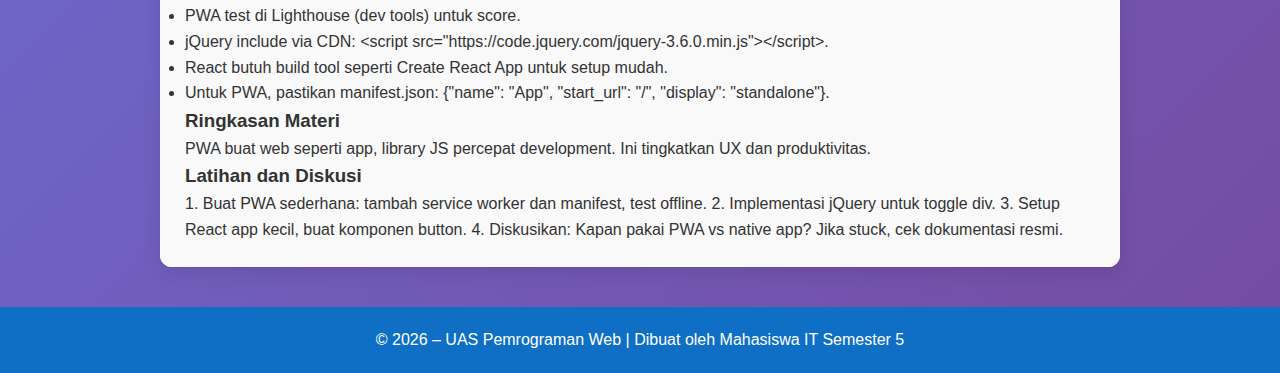
<file: materi12.html>
<!DOCTYPE html>
<html lang="id">
<head>
    <meta charset="UTF-8">
    <meta name="viewport" content="width=device-width, initial-scale=1.0">
    <title>Pertemuan 12 – PWA dan Library JS Modern</title>
    <link rel="stylesheet" href="css/style.css">
</head>
<body>
    <header class="header">
        <h1>Pertemuan 12 – PWA dan Library JS Modern</h1>
        <nav class="breadcrumb">
            <a href="index.html">Beranda</a> > Pertemuan 12
        </nav>
    </header>
    <a href="index.html" class="btn-back">← Kembali ke Beranda</a>

    <main class="container">
        <div class="card">
            <div class="card-preview">
                <h3>Tujuan Pembelajaran</h3>
                <p>Mahasiswa diharapkan mampu mengimplementasikan Progressive Web App (PWA) untuk aplikasi web offline-capable, serta menggunakan library JavaScript modern seperti jQuery dan React untuk pengembangan UI yang efisien.</p>

                <h3>Progressive Web App (PWA)</h3>
                <p>PWA adalah web app yang berperilaku seperti native app: installable, offline support, push notification. Komponen utama: Service Worker (cache resource), Web App Manifest (ikon, nama), HTTPS. PWA buat web lebih engaging, seperti Twitter Lite.</p>
                <p>Keuntungan: Load cepat, work offline, discoverable via search. Implementasi: Register service worker, buat manifest.json.</p>

                <h3>Library JS Modern: jQuery dan React</h3>
                <ul>
                    <li><b>jQuery</b>: Library simplifikasi DOM manipulation, AJAX, event handling. Contoh: $('button').click(function() { ... }). Mudah untuk beginner, tapi kurang modern.</li>
                    <li><b>React</b>: Library untuk UI komponen-based. Buat komponen reusable, state management. Contoh: function App() { return &lt;div&gt;Hello&lt;/div&gt;; }. Lebih powerful untuk app kompleks.</li>
                </ul>
                <p>Pilih jQuery untuk quick fix, React untuk scalable app.</p>

                <h3>Contoh Kode</h3>
                <pre>
// PWA: Service Worker (sw.js)
self.addEventListener('install', event => {
    event.waitUntil(
        caches.open('v1').then(cache => {
            return cache.addAll(['/', '/index.html', '/style.css']);
        })
    );
});

self.addEventListener('fetch', event => {
    event.respondWith(
        caches.match(event.request).then(response => {
            return response || fetch(event.request);
        })
    );
});

// Register di main JS: navigator.serviceWorker.register('sw.js');

// jQuery
$(document).ready(function() {
    $('#btn').click(function() {
        $('#content').html('Hello jQuery!');
    });
});

// React (dasar, butuh setup)
import React from 'react';
function Greeting() {
    return &lt;h1&gt;Hello React&lt;/h1&gt;;
}
                </pre>
                <p>Penjelasan: Service worker cache resource untuk offline. jQuery manipulasi DOM simpel. React buat komponen. Untuk React, install via npm.</p>

                <h3>Tips Praktis</h3>
                <ul>
                    <li>PWA test di Lighthouse (dev tools) untuk score.</li>
                    <li>jQuery include via CDN: &lt;script src="https://code.jquery.com/jquery-3.6.0.min.js"&gt;&lt;/script&gt;.</li>
                    <li>React butuh build tool seperti Create React App untuk setup mudah.</li>
                    <li>Untuk PWA, pastikan manifest.json: {"name": "App", "start_url": "/", "display": "standalone"}.</li>
                </ul>

                <h3>Ringkasan Materi</h3>
                <p>PWA buat web seperti app, library JS percepat development. Ini tingkatkan UX dan produktivitas.</p>

                <h3>Latihan dan Diskusi</h3>
                <p>1. Buat PWA sederhana: tambah service worker dan manifest, test offline. 2. Implementasi jQuery untuk toggle div. 3. Setup React app kecil, buat komponen button. 4. Diskusikan: Kapan pakai PWA vs native app? Jika stuck, cek dokumentasi resmi.</p>
            </div>
        </div>
    </main>

    <footer class="footer">
        <p>&copy; 2026 – UAS Pemrograman Web | Dibuat oleh Mahasiswa IT Semester 5</p>
    </footer>

    <script src="js/script.js"></script>
</body>
</html>
</file>
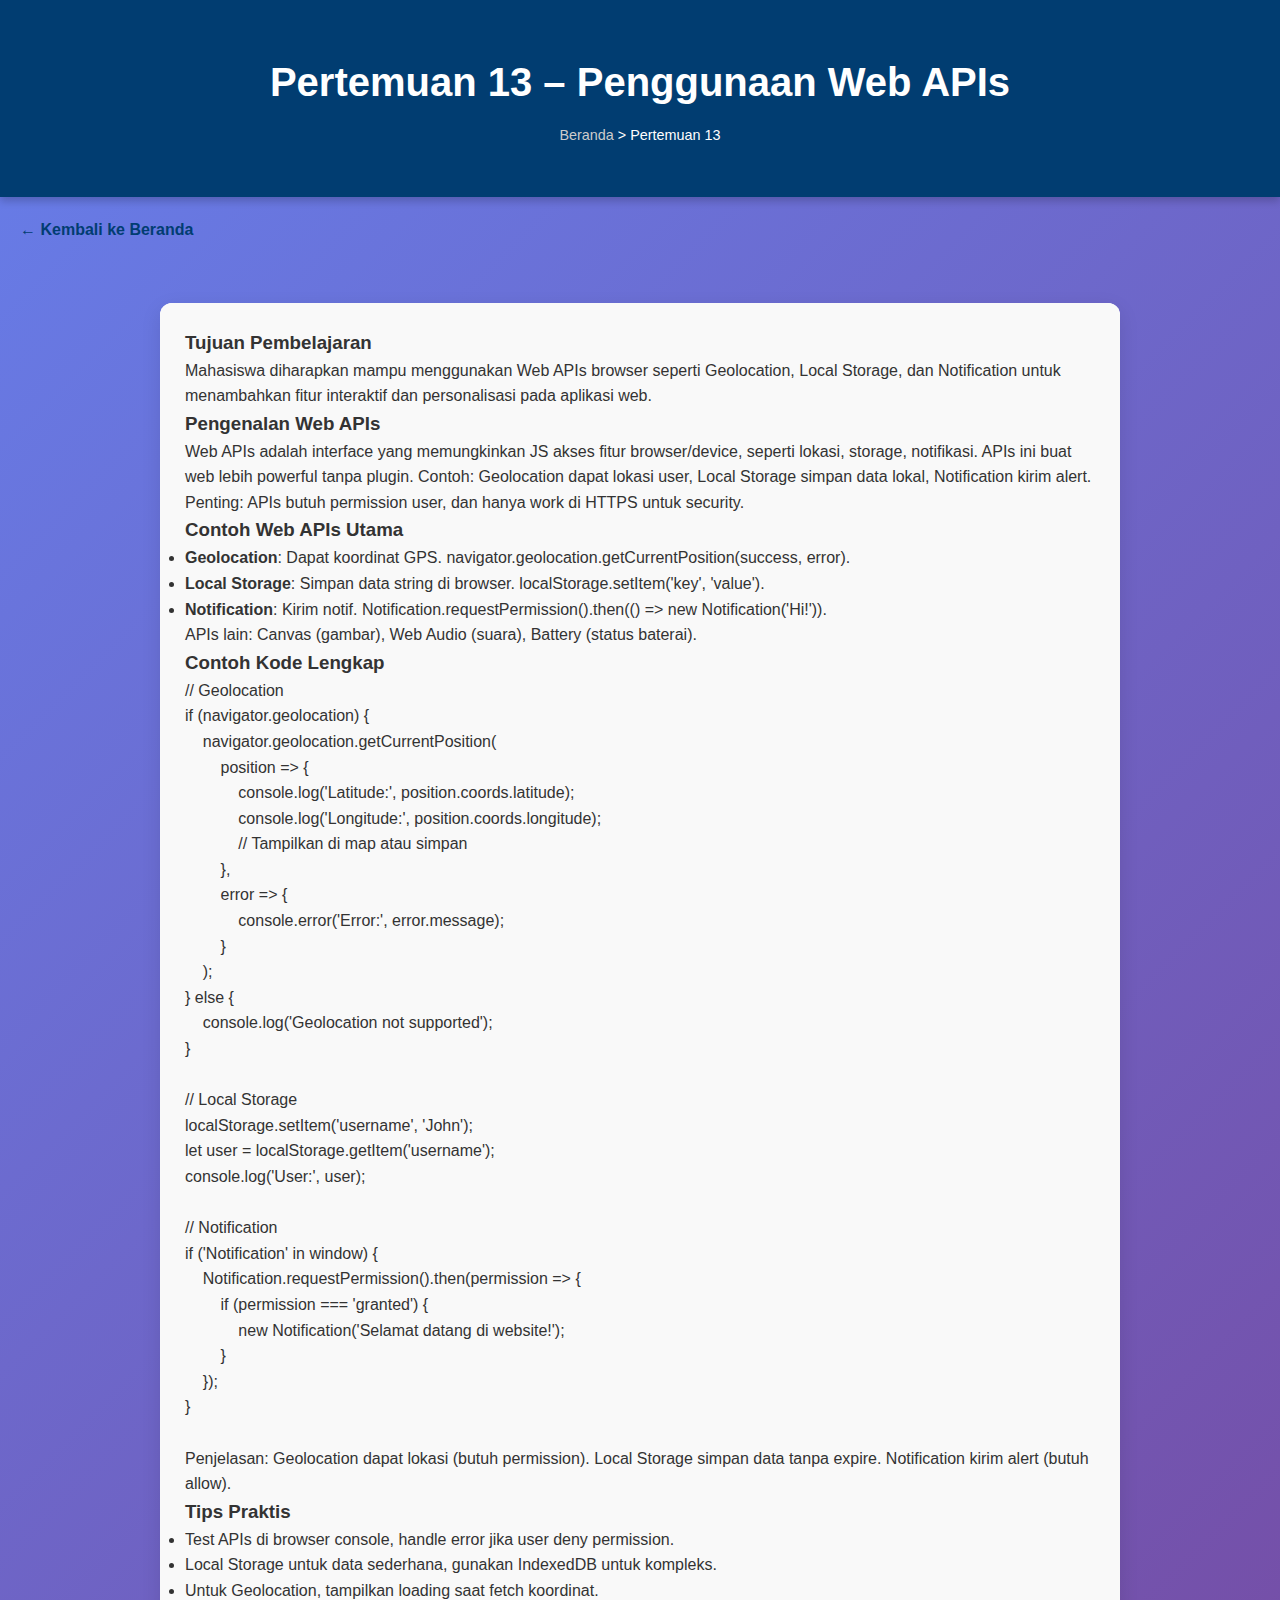
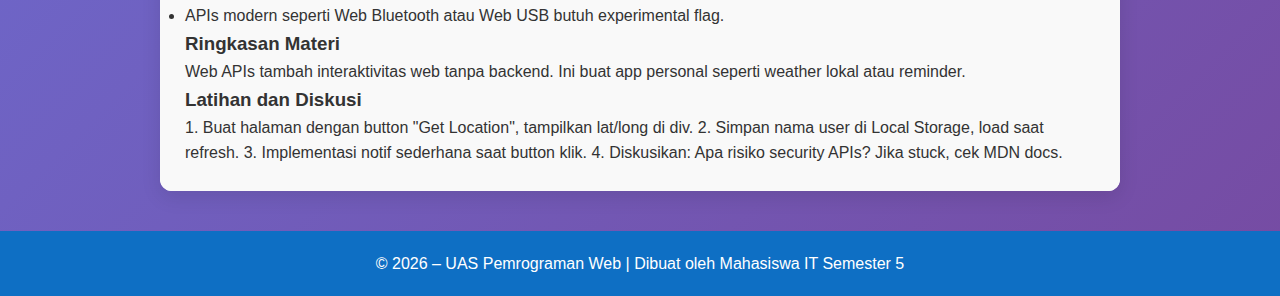
<file: materi13.html>
<!DOCTYPE html>
<html lang="id">
<head>
    <meta charset="UTF-8">
    <meta name="viewport" content="width=device-width, initial-scale=1.0">
    <title>Pertemuan 13 – Penggunaan Web APIs</title>
    <link rel="stylesheet" href="css/style.css">
</head>
<body>
    <header class="header">
        <h1>Pertemuan 13 – Penggunaan Web APIs</h1>
        <nav class="breadcrumb">
            <a href="index.html">Beranda</a> > Pertemuan 13
        </nav>
    </header>
    <a href="index.html" class="btn-back">← Kembali ke Beranda</a>

    <main class="container">
        <div class="card">
            <div class="card-preview">
                <h3>Tujuan Pembelajaran</h3>
                <p>Mahasiswa diharapkan mampu menggunakan Web APIs browser seperti Geolocation, Local Storage, dan Notification untuk menambahkan fitur interaktif dan personalisasi pada aplikasi web.</p>

                <h3>Pengenalan Web APIs</h3>
                <p>Web APIs adalah interface yang memungkinkan JS akses fitur browser/device, seperti lokasi, storage, notifikasi. APIs ini buat web lebih powerful tanpa plugin. Contoh: Geolocation dapat lokasi user, Local Storage simpan data lokal, Notification kirim alert.</p>
                <p>Penting: APIs butuh permission user, dan hanya work di HTTPS untuk security.</p>

                <h3>Contoh Web APIs Utama</h3>
                <ul>
                    <li><b>Geolocation</b>: Dapat koordinat GPS. navigator.geolocation.getCurrentPosition(success, error).</li>
                    <li><b>Local Storage</b>: Simpan data string di browser. localStorage.setItem('key', 'value').</li>
                    <li><b>Notification</b>: Kirim notif. Notification.requestPermission().then(() => new Notification('Hi!')).</li>
                </ul>
                <p>APIs lain: Canvas (gambar), Web Audio (suara), Battery (status baterai).</p>

                <h3>Contoh Kode Lengkap</h3>
                <pre>
// Geolocation
if (navigator.geolocation) {
    navigator.geolocation.getCurrentPosition(
        position => {
            console.log('Latitude:', position.coords.latitude);
            console.log('Longitude:', position.coords.longitude);
            // Tampilkan di map atau simpan
        },
        error => {
            console.error('Error:', error.message);
        }
    );
} else {
    console.log('Geolocation not supported');
}

// Local Storage
localStorage.setItem('username', 'John');
let user = localStorage.getItem('username');
console.log('User:', user);

// Notification
if ('Notification' in window) {
    Notification.requestPermission().then(permission => {
        if (permission === 'granted') {
            new Notification('Selamat datang di website!');
        }
    });
}
                </pre>
                <p>Penjelasan: Geolocation dapat lokasi (butuh permission). Local Storage simpan data tanpa expire. Notification kirim alert (butuh allow).</p>

                <h3>Tips Praktis</h3>
                <ul>
                    <li>Test APIs di browser console, handle error jika user deny permission.</li>
                    <li>Local Storage untuk data sederhana, gunakan IndexedDB untuk kompleks.</li>
                    <li>Untuk Geolocation, tampilkan loading saat fetch koordinat.</li>
                    <li>APIs modern seperti Web Bluetooth atau Web USB butuh experimental flag.</li>
                </ul>

                <h3>Ringkasan Materi</h3>
                <p>Web APIs tambah interaktivitas web tanpa backend. Ini buat app personal seperti weather lokal atau reminder.</p>

                <h3>Latihan dan Diskusi</h3>
                <p>1. Buat halaman dengan button "Get Location", tampilkan lat/long di div. 2. Simpan nama user di Local Storage, load saat refresh. 3. Implementasi notif sederhana saat button klik. 4. Diskusikan: Apa risiko security APIs? Jika stuck, cek MDN docs.</p>
            </div>
        </div>
    </main>

    <footer class="footer">
        <p>&copy; 2026 – UAS Pemrograman Web | Dibuat oleh Mahasiswa IT Semester 5</p>
    </footer>

    <script src="js/script.js"></script>
</body>
</html>
</file>
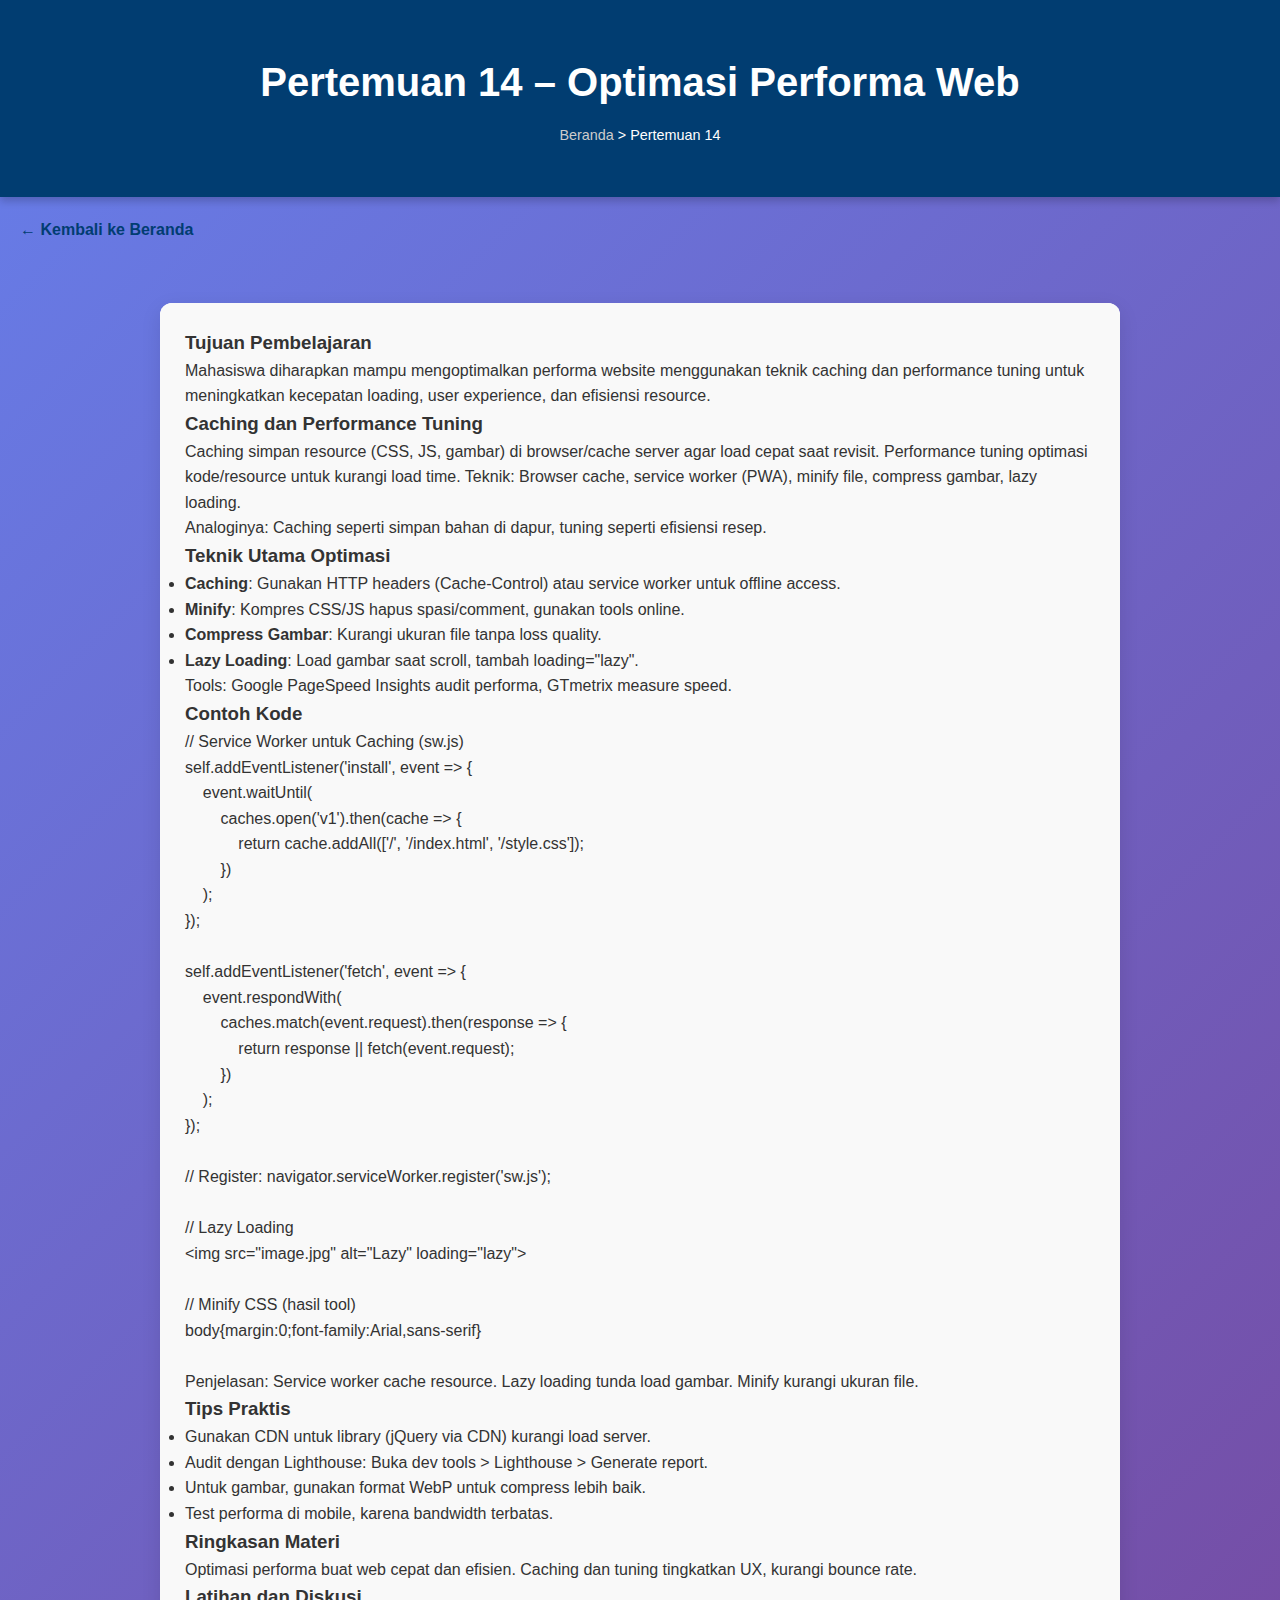
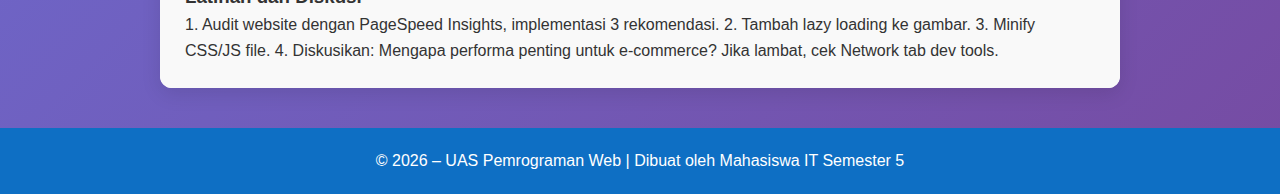
<file: materi14.html>
<!DOCTYPE html>
<html lang="id">
<head>
    <meta charset="UTF-8">
    <meta name="viewport" content="width=device-width, initial-scale=1.0">
    <title>Pertemuan 14 – Optimasi Performa Web</title>
    <link rel="stylesheet" href="css/style.css">
</head>
<body>
    <header class="header">
        <h1>Pertemuan 14 – Optimasi Performa Web</h1>
        <nav class="breadcrumb">
            <a href="index.html">Beranda</a> > Pertemuan 14
        </nav>
    </header>
    <a href="index.html" class="btn-back">← Kembali ke Beranda</a>

    <main class="container">
        <div class="card">
            <div class="card-preview">
                <h3>Tujuan Pembelajaran</h3>
                <p>Mahasiswa diharapkan mampu mengoptimalkan performa website menggunakan teknik caching dan performance tuning untuk meningkatkan kecepatan loading, user experience, dan efisiensi resource.</p>

                <h3>Caching dan Performance Tuning</h3>
                <p>Caching simpan resource (CSS, JS, gambar) di browser/cache server agar load cepat saat revisit. Performance tuning optimasi kode/resource untuk kurangi load time. Teknik: Browser cache, service worker (PWA), minify file, compress gambar, lazy loading.</p>
                <p>Analoginya: Caching seperti simpan bahan di dapur, tuning seperti efisiensi resep.</p>

                <h3>Teknik Utama Optimasi</h3>
                <ul>
                    <li><b>Caching</b>: Gunakan HTTP headers (Cache-Control) atau service worker untuk offline access.</li>
                    <li><b>Minify</b>: Kompres CSS/JS hapus spasi/comment, gunakan tools online.</li>
                    <li><b>Compress Gambar</b>: Kurangi ukuran file tanpa loss quality.</li>
                    <li><b>Lazy Loading</b>: Load gambar saat scroll, tambah loading="lazy".</li>
                </ul>
                <p>Tools: Google PageSpeed Insights audit performa, GTmetrix measure speed.</p>

                <h3>Contoh Kode</h3>
                <pre>
// Service Worker untuk Caching (sw.js)
self.addEventListener('install', event => {
    event.waitUntil(
        caches.open('v1').then(cache => {
            return cache.addAll(['/', '/index.html', '/style.css']);
        })
    );
});

self.addEventListener('fetch', event => {
    event.respondWith(
        caches.match(event.request).then(response => {
            return response || fetch(event.request);
        })
    );
});

// Register: navigator.serviceWorker.register('sw.js');

// Lazy Loading
&lt;img src="image.jpg" alt="Lazy" loading="lazy"&gt;

// Minify CSS (hasil tool)
body{margin:0;font-family:Arial,sans-serif}
                </pre>
                <p>Penjelasan: Service worker cache resource. Lazy loading tunda load gambar. Minify kurangi ukuran file.</p>

                <h3>Tips Praktis</h3>
                <ul>
                    <li>Gunakan CDN untuk library (jQuery via CDN) kurangi load server.</li>
                    <li>Audit dengan Lighthouse: Buka dev tools > Lighthouse > Generate report.</li>
                    <li>Untuk gambar, gunakan format WebP untuk compress lebih baik.</li>
                    <li>Test performa di mobile, karena bandwidth terbatas.</li>
                </ul>

                <h3>Ringkasan Materi</h3>
                <p>Optimasi performa buat web cepat dan efisien. Caching dan tuning tingkatkan UX, kurangi bounce rate.</p>

                <h3>Latihan dan Diskusi</h3>
                <p>1. Audit website dengan PageSpeed Insights, implementasi 3 rekomendasi. 2. Tambah lazy loading ke gambar. 3. Minify CSS/JS file. 4. Diskusikan: Mengapa performa penting untuk e-commerce? Jika lambat, cek Network tab dev tools.</p>
            </div>
        </div>
    </main>

    <footer class="footer">
        <p>&copy; 2026 – UAS Pemrograman Web | Dibuat oleh Mahasiswa IT Semester 5</p>
    </footer>

    <script src="js/script.js"></script>
</body>
</html>
</file>
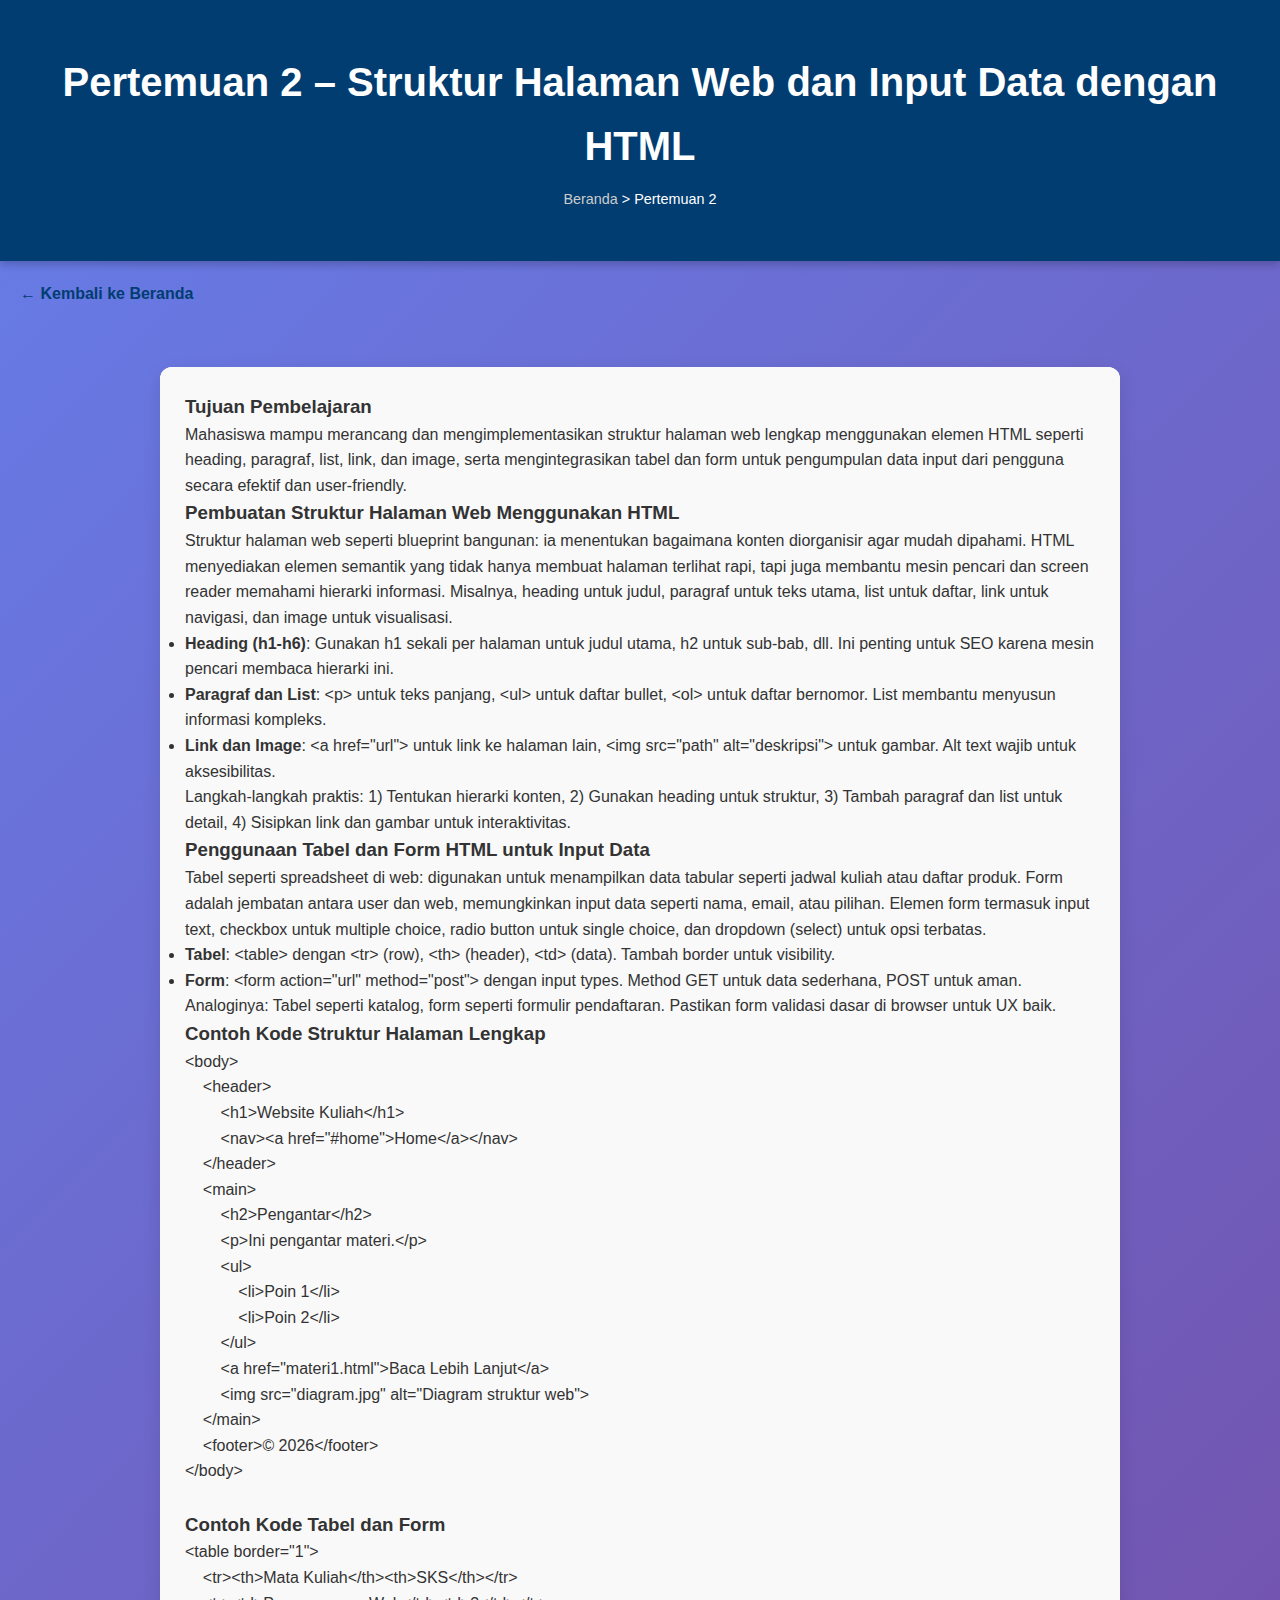
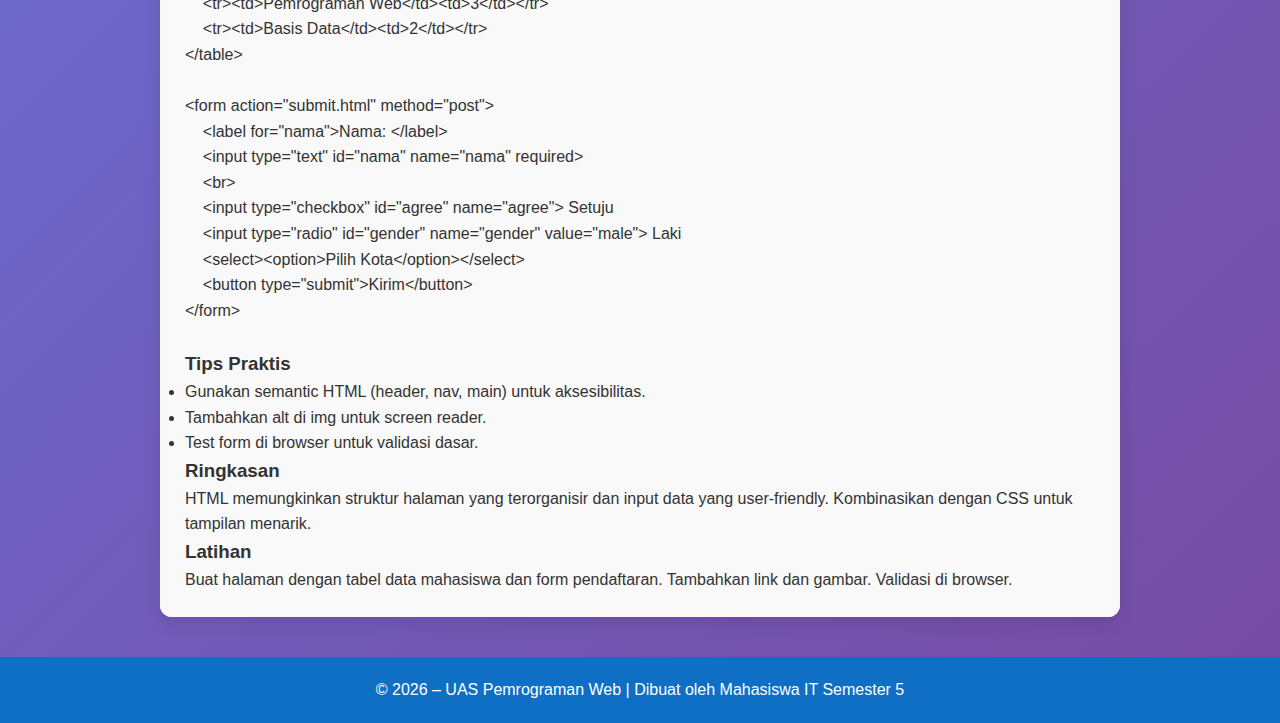
<file: materi2.html>
<!DOCTYPE html>
<html lang="id">
<head>
    <meta charset="UTF-8">
    <meta name="viewport" content="width=device-width, initial-scale=1.0">
    <title>Pertemuan 2 – Struktur Halaman Web dan Input Data dengan HTML</title>
    <link rel="stylesheet" href="css/style.css">
</head>
<body>
    <header class="header">
        <h1>Pertemuan 2 – Struktur Halaman Web dan Input Data dengan HTML</h1>
        <nav class="breadcrumb">
            <a href="index.html">Beranda</a> > Pertemuan 2
        </nav>
    </header>
    <a href="index.html" class="btn-back">← Kembali ke Beranda</a>

    <main class="container">
        <div class="card">
            <div class="card-preview">
                <h3>Tujuan Pembelajaran</h3>
                <p>Mahasiswa mampu merancang dan mengimplementasikan struktur halaman web lengkap menggunakan elemen HTML seperti heading, paragraf, list, link, dan image, serta mengintegrasikan tabel dan form untuk pengumpulan data input dari pengguna secara efektif dan user-friendly.</p>

                <h3>Pembuatan Struktur Halaman Web Menggunakan HTML</h3>
                <p>Struktur halaman web seperti blueprint bangunan: ia menentukan bagaimana konten diorganisir agar mudah dipahami. HTML menyediakan elemen semantik yang tidak hanya membuat halaman terlihat rapi, tapi juga membantu mesin pencari dan screen reader memahami hierarki informasi. Misalnya, heading untuk judul, paragraf untuk teks utama, list untuk daftar, link untuk navigasi, dan image untuk visualisasi.</p>
                <ul>
                    <li><b>Heading (h1-h6)</b>: Gunakan h1 sekali per halaman untuk judul utama, h2 untuk sub-bab, dll. Ini penting untuk SEO karena mesin pencari membaca hierarki ini.</li>
                    <li><b>Paragraf dan List</b>: &lt;p&gt; untuk teks panjang, &lt;ul&gt; untuk daftar bullet, &lt;ol&gt; untuk daftar bernomor. List membantu menyusun informasi kompleks.</li>
                    <li><b>Link dan Image</b>: &lt;a href="url"&gt; untuk link ke halaman lain, &lt;img src="path" alt="deskripsi"&gt; untuk gambar. Alt text wajib untuk aksesibilitas.</li>
                </ul>
                <p>Langkah-langkah praktis: 1) Tentukan hierarki konten, 2) Gunakan heading untuk struktur, 3) Tambah paragraf dan list untuk detail, 4) Sisipkan link dan gambar untuk interaktivitas.</p>

                <h3>Penggunaan Tabel dan Form HTML untuk Input Data</h3>
                <p>Tabel seperti spreadsheet di web: digunakan untuk menampilkan data tabular seperti jadwal kuliah atau daftar produk. Form adalah jembatan antara user dan web, memungkinkan input data seperti nama, email, atau pilihan. Elemen form termasuk input text, checkbox untuk multiple choice, radio button untuk single choice, dan dropdown (select) untuk opsi terbatas.</p>
                <ul>
                    <li><b>Tabel</b>: &lt;table&gt; dengan &lt;tr&gt; (row), &lt;th&gt; (header), &lt;td&gt; (data). Tambah border untuk visibility.</li>
                    <li><b>Form</b>: &lt;form action="url" method="post"&gt; dengan input types. Method GET untuk data sederhana, POST untuk aman.</li>
                </ul>
                <p>Analoginya: Tabel seperti katalog, form seperti formulir pendaftaran. Pastikan form validasi dasar di browser untuk UX baik.</p>

                <h3>Contoh Kode Struktur Halaman Lengkap</h3>
                <pre>
&lt;body&gt;
    &lt;header&gt;
        &lt;h1&gt;Website Kuliah&lt;/h1&gt;
        &lt;nav&gt;&lt;a href="#home"&gt;Home&lt;/a&gt;&lt;/nav&gt;
    &lt;/header&gt;
    &lt;main&gt;
        &lt;h2&gt;Pengantar&lt;/h2&gt;
        &lt;p&gt;Ini pengantar materi.&lt;/p&gt;
        &lt;ul&gt;
            &lt;li&gt;Poin 1&lt;/li&gt;
            &lt;li&gt;Poin 2&lt;/li&gt;
        &lt;/ul&gt;
        &lt;a href="materi1.html"&gt;Baca Lebih Lanjut&lt;/a&gt;
        &lt;img src="diagram.jpg" alt="Diagram struktur web"&gt;
    &lt;/main&gt;
    &lt;footer&gt;&copy; 2026&lt;/footer&gt;
&lt;/body&gt;
                </pre>

                <h3>Contoh Kode Tabel dan Form</h3>
                <pre>
&lt;table border="1"&gt;
    &lt;tr&gt;&lt;th&gt;Mata Kuliah&lt;/th&gt;&lt;th&gt;SKS&lt;/th&gt;&lt;/tr&gt;
    &lt;tr&gt;&lt;td&gt;Pemrograman Web&lt;/td&gt;&lt;td&gt;3&lt;/td&gt;&lt;/tr&gt;
    &lt;tr&gt;&lt;td&gt;Basis Data&lt;/td&gt;&lt;td&gt;2&lt;/td&gt;&lt;/tr&gt;
&lt;/table&gt;

&lt;form action="submit.html" method="post"&gt;
    &lt;label for="nama"&gt;Nama: &lt;/label&gt;
    &lt;input type="text" id="nama" name="nama" required&gt;
    &lt;br&gt;
    &lt;input type="checkbox" id="agree" name="agree"&gt; Setuju
    &lt;input type="radio" id="gender" name="gender" value="male"&gt; Laki
    &lt;select&gt;&lt;option&gt;Pilih Kota&lt;/option&gt;&lt;/select&gt;
    &lt;button type="submit"&gt;Kirim&lt;/button&gt;
&lt;/form&gt;
                </pre>

                <h3>Tips Praktis</h3>
                <ul>
                    <li>Gunakan semantic HTML (header, nav, main) untuk aksesibilitas.</li>
                    <li>Tambahkan alt di img untuk screen reader.</li>
                    <li>Test form di browser untuk validasi dasar.</li>
                </ul>

                <h3>Ringkasan</h3>
                <p>HTML memungkinkan struktur halaman yang terorganisir dan input data yang user-friendly. Kombinasikan dengan CSS untuk tampilan menarik.</p>

                <h3>Latihan</h3>
                <p>Buat halaman dengan tabel data mahasiswa dan form pendaftaran. Tambahkan link dan gambar. Validasi di browser.</p>
            </div>
        </div>
    </main>

    <footer class="footer">
        <p>&copy; 2026 – UAS Pemrograman Web | Dibuat oleh Mahasiswa IT Semester 5</p>
    </footer>

    <script src="js/script.js"></script>
</body>
</html>
</file>
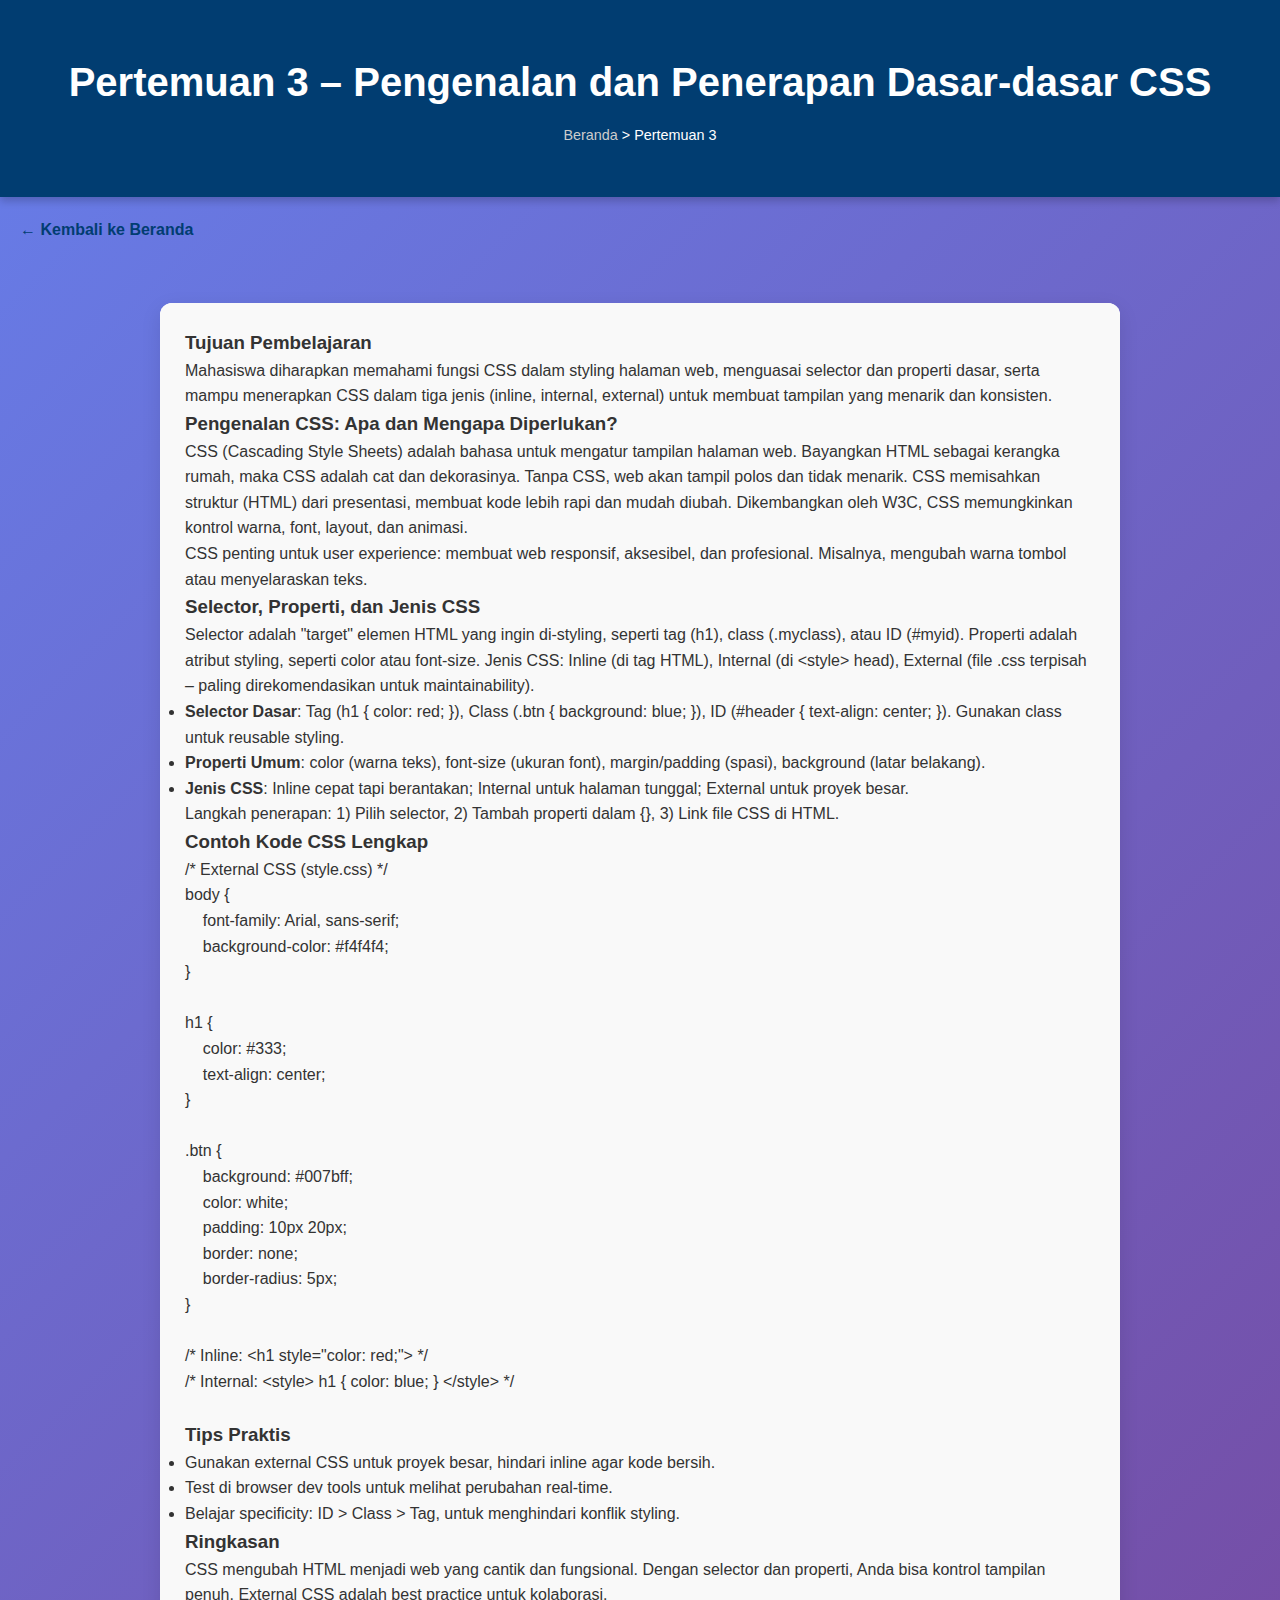
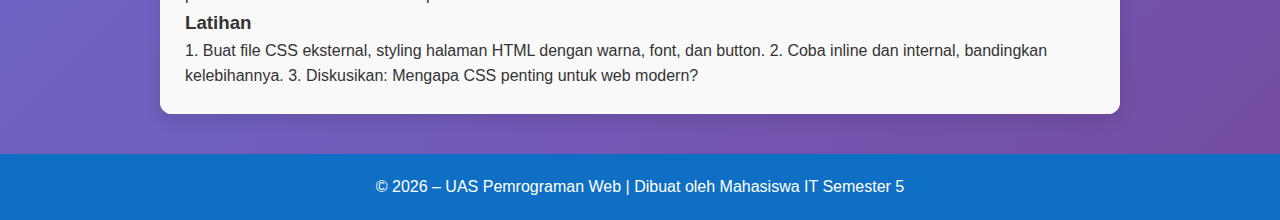
<file: materi3.html>
<!DOCTYPE html>
<html lang="id">
<head>
    <meta charset="UTF-8">
    <meta name="viewport" content="width=device-width, initial-scale=1.0">
    <title>Pertemuan 3 – Pengenalan dan Penerapan Dasar-dasar CSS</title>
    <link rel="stylesheet" href="css/style.css">
</head>
<body>
    <header class="header">
        <h1>Pertemuan 3 – Pengenalan dan Penerapan Dasar-dasar CSS</h1>
        <nav class="breadcrumb">
            <a href="index.html">Beranda</a> > Pertemuan 3
        </nav>
    </header>
    <a href="index.html" class="btn-back">← Kembali ke Beranda</a>

    <main class="container">
        <div class="card">
            <div class="card-preview">
                <h3>Tujuan Pembelajaran</h3>
                <p>Mahasiswa diharapkan memahami fungsi CSS dalam styling halaman web, menguasai selector dan properti dasar, serta mampu menerapkan CSS dalam tiga jenis (inline, internal, external) untuk membuat tampilan yang menarik dan konsisten.</p>

                <h3>Pengenalan CSS: Apa dan Mengapa Diperlukan?</h3>
                <p>CSS (Cascading Style Sheets) adalah bahasa untuk mengatur tampilan halaman web. Bayangkan HTML sebagai kerangka rumah, maka CSS adalah cat dan dekorasinya. Tanpa CSS, web akan tampil polos dan tidak menarik. CSS memisahkan struktur (HTML) dari presentasi, membuat kode lebih rapi dan mudah diubah. Dikembangkan oleh W3C, CSS memungkinkan kontrol warna, font, layout, dan animasi.</p>
                <p>CSS penting untuk user experience: membuat web responsif, aksesibel, dan profesional. Misalnya, mengubah warna tombol atau menyelaraskan teks.</p>

                <h3>Selector, Properti, dan Jenis CSS</h3>
                <p>Selector adalah "target" elemen HTML yang ingin di-styling, seperti tag (h1), class (.myclass), atau ID (#myid). Properti adalah atribut styling, seperti color atau font-size. Jenis CSS: Inline (di tag HTML), Internal (di &lt;style&gt; head), External (file .css terpisah – paling direkomendasikan untuk maintainability).</p>
                <ul>
                    <li><b>Selector Dasar</b>: Tag (h1 { color: red; }), Class (.btn { background: blue; }), ID (#header { text-align: center; }). Gunakan class untuk reusable styling.</li>
                    <li><b>Properti Umum</b>: color (warna teks), font-size (ukuran font), margin/padding (spasi), background (latar belakang).</li>
                    <li><b>Jenis CSS</b>: Inline cepat tapi berantakan; Internal untuk halaman tunggal; External untuk proyek besar.</li>
                </ul>
                <p>Langkah penerapan: 1) Pilih selector, 2) Tambah properti dalam {}, 3) Link file CSS di HTML.</p>

                <h3>Contoh Kode CSS Lengkap</h3>
                <pre>
/* External CSS (style.css) */
body {
    font-family: Arial, sans-serif;
    background-color: #f4f4f4;
}

h1 {
    color: #333;
    text-align: center;
}

.btn {
    background: #007bff;
    color: white;
    padding: 10px 20px;
    border: none;
    border-radius: 5px;
}

/* Inline: &lt;h1 style="color: red;"&gt; */
/* Internal: &lt;style&gt; h1 { color: blue; } &lt;/style&gt; */
                </pre>

                <h3>Tips Praktis</h3>
                <ul>
                    <li>Gunakan external CSS untuk proyek besar, hindari inline agar kode bersih.</li>
                    <li>Test di browser dev tools untuk melihat perubahan real-time.</li>
                    <li>Belajar specificity: ID > Class > Tag, untuk menghindari konflik styling.</li>
                </ul>

                <h3>Ringkasan</h3>
                <p>CSS mengubah HTML menjadi web yang cantik dan fungsional. Dengan selector dan properti, Anda bisa kontrol tampilan penuh. External CSS adalah best practice untuk kolaborasi.</p>

                <h3>Latihan</h3>
                <p>1. Buat file CSS eksternal, styling halaman HTML dengan warna, font, dan button. 2. Coba inline dan internal, bandingkan kelebihannya. 3. Diskusikan: Mengapa CSS penting untuk web modern?</p>
            </div>
        </div>
    </main>

    <footer class="footer">
        <p>&copy; 2026 – UAS Pemrograman Web | Dibuat oleh Mahasiswa IT Semester 5</p>
    </footer>

    <script src="js/script.js"></script>
</body>
</html>
</file>
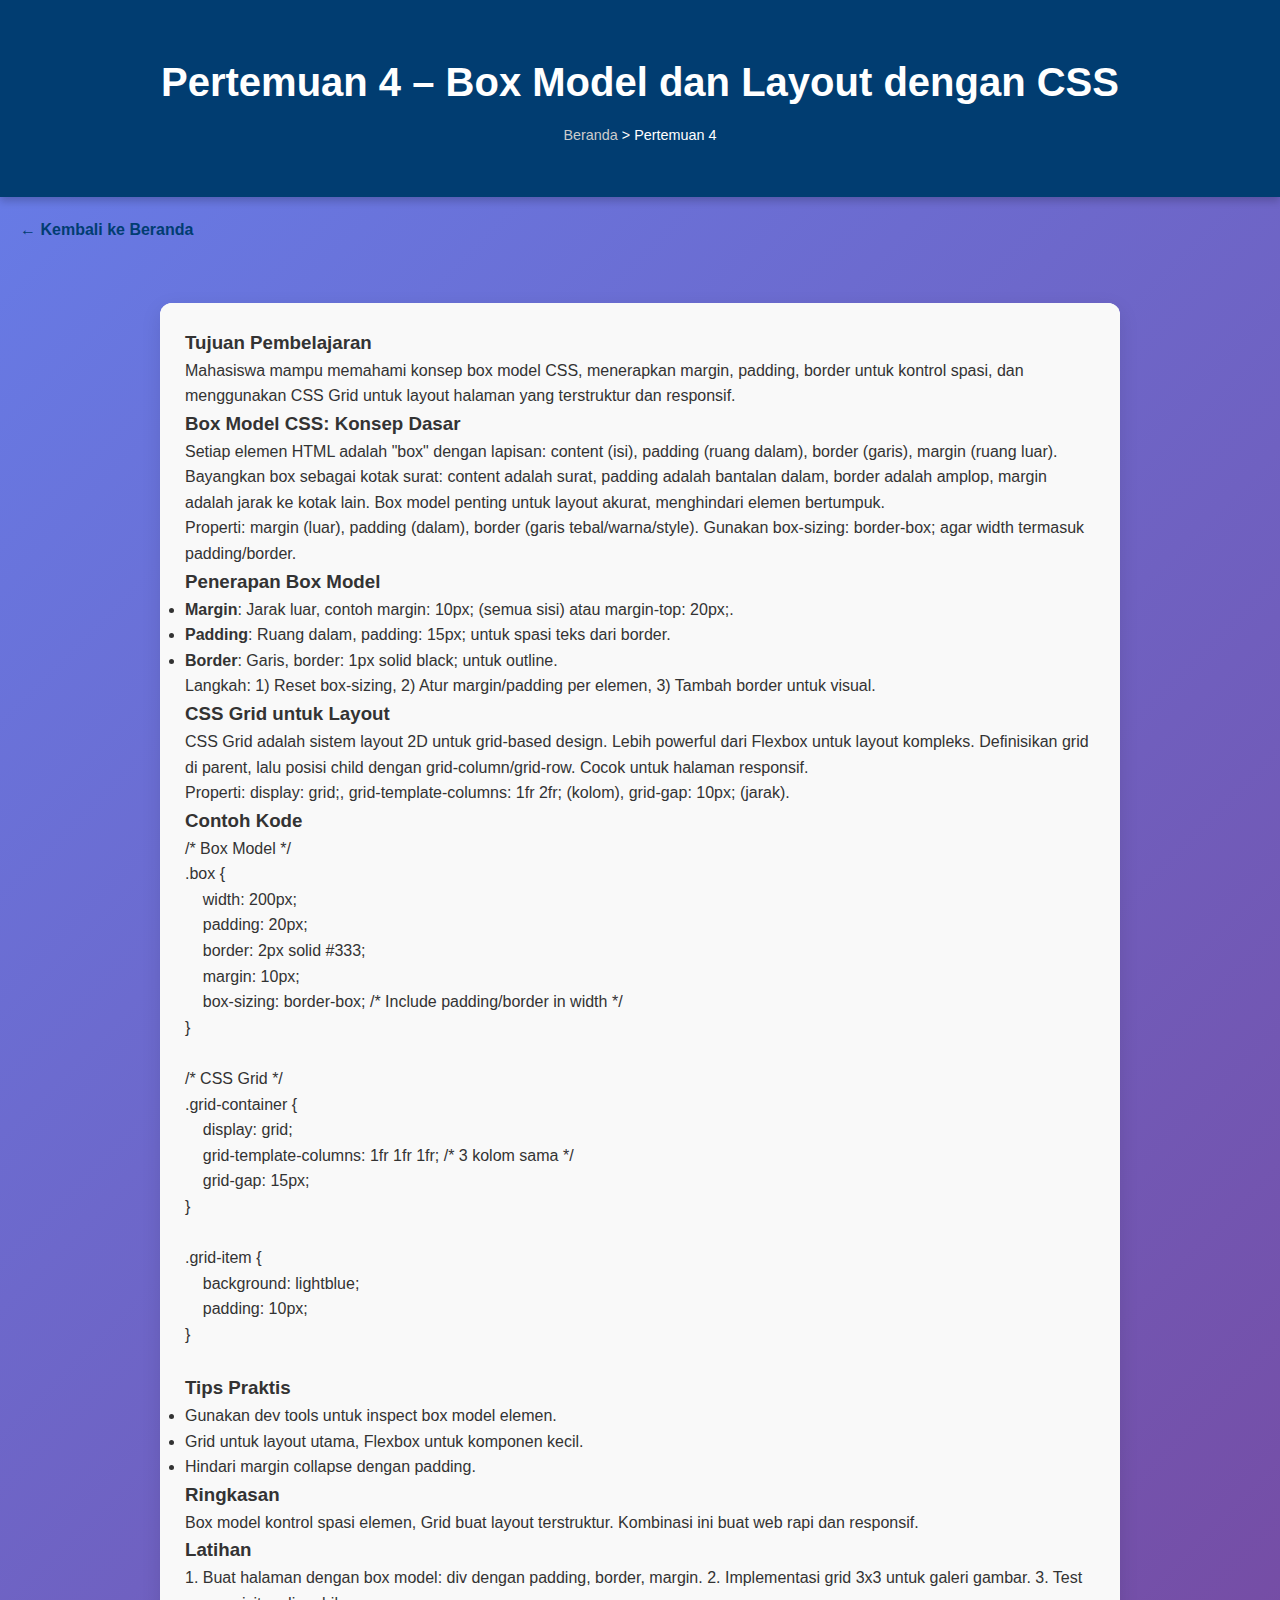
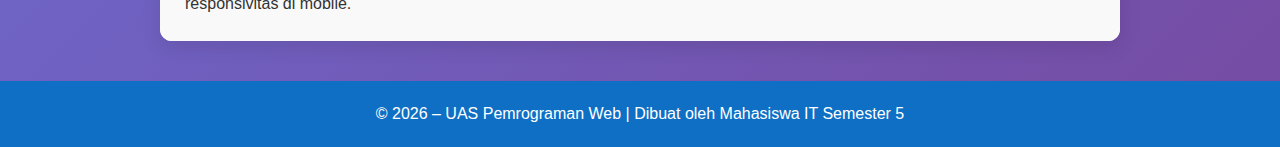
<file: materi4.html>
<!DOCTYPE html>
<html lang="id">
<head>
    <meta charset="UTF-8">
    <meta name="viewport" content="width=device-width, initial-scale=1.0">
    <title>Pertemuan 4 – Box Model dan Layout dengan CSS</title>
    <link rel="stylesheet" href="css/style.css">
</head>
<body>
    <header class="header">
        <h1>Pertemuan 4 – Box Model dan Layout dengan CSS</h1>
        <nav class="breadcrumb">
            <a href="index.html">Beranda</a> > Pertemuan 4
        </nav>
    </header>
    <a href="index.html" class="btn-back">← Kembali ke Beranda</a>

    <main class="container">
        <div class="card">
            <div class="card-preview">
                <h3>Tujuan Pembelajaran</h3>
                <p>Mahasiswa mampu memahami konsep box model CSS, menerapkan margin, padding, border untuk kontrol spasi, dan menggunakan CSS Grid untuk layout halaman yang terstruktur dan responsif.</p>

                <h3>Box Model CSS: Konsep Dasar</h3>
                <p>Setiap elemen HTML adalah "box" dengan lapisan: content (isi), padding (ruang dalam), border (garis), margin (ruang luar). Bayangkan box sebagai kotak surat: content adalah surat, padding adalah bantalan dalam, border adalah amplop, margin adalah jarak ke kotak lain. Box model penting untuk layout akurat, menghindari elemen bertumpuk.</p>
                <p>Properti: margin (luar), padding (dalam), border (garis tebal/warna/style). Gunakan box-sizing: border-box; agar width termasuk padding/border.</p>

                <h3>Penerapan Box Model</h3>
                <ul>
                    <li><b>Margin</b>: Jarak luar, contoh margin: 10px; (semua sisi) atau margin-top: 20px;.</li>
                    <li><b>Padding</b>: Ruang dalam, padding: 15px; untuk spasi teks dari border.</li>
                    <li><b>Border</b>: Garis, border: 1px solid black; untuk outline.</li>
                </ul>
                <p>Langkah: 1) Reset box-sizing, 2) Atur margin/padding per elemen, 3) Tambah border untuk visual.</p>

                <h3>CSS Grid untuk Layout</h3>
                <p>CSS Grid adalah sistem layout 2D untuk grid-based design. Lebih powerful dari Flexbox untuk layout kompleks. Definisikan grid di parent, lalu posisi child dengan grid-column/grid-row. Cocok untuk halaman responsif.</p>
                <p>Properti: display: grid;, grid-template-columns: 1fr 2fr; (kolom), grid-gap: 10px; (jarak).</p>

                <h3>Contoh Kode</h3>
                <pre>
/* Box Model */
.box {
    width: 200px;
    padding: 20px;
    border: 2px solid #333;
    margin: 10px;
    box-sizing: border-box; /* Include padding/border in width */
}

/* CSS Grid */
.grid-container {
    display: grid;
    grid-template-columns: 1fr 1fr 1fr; /* 3 kolom sama */
    grid-gap: 15px;
}

.grid-item {
    background: lightblue;
    padding: 10px;
}
                </pre>

                <h3>Tips Praktis</h3>
                <ul>
                    <li>Gunakan dev tools untuk inspect box model elemen.</li>
                    <li>Grid untuk layout utama, Flexbox untuk komponen kecil.</li>
                    <li>Hindari margin collapse dengan padding.</li>
                </ul>

                <h3>Ringkasan</h3>
                <p>Box model kontrol spasi elemen, Grid buat layout terstruktur. Kombinasi ini buat web rapi dan responsif.</p>

                <h3>Latihan</h3>
                <p>1. Buat halaman dengan box model: div dengan padding, border, margin. 2. Implementasi grid 3x3 untuk galeri gambar. 3. Test responsivitas di mobile.</p>
            </div>
        </div>
    </main>

    <footer class="footer">
        <p>&copy; 2026 – UAS Pemrograman Web | Dibuat oleh Mahasiswa IT Semester 5</p>
    </footer>

    <script src="js/script.js"></script>
</body>
</html>
</file>
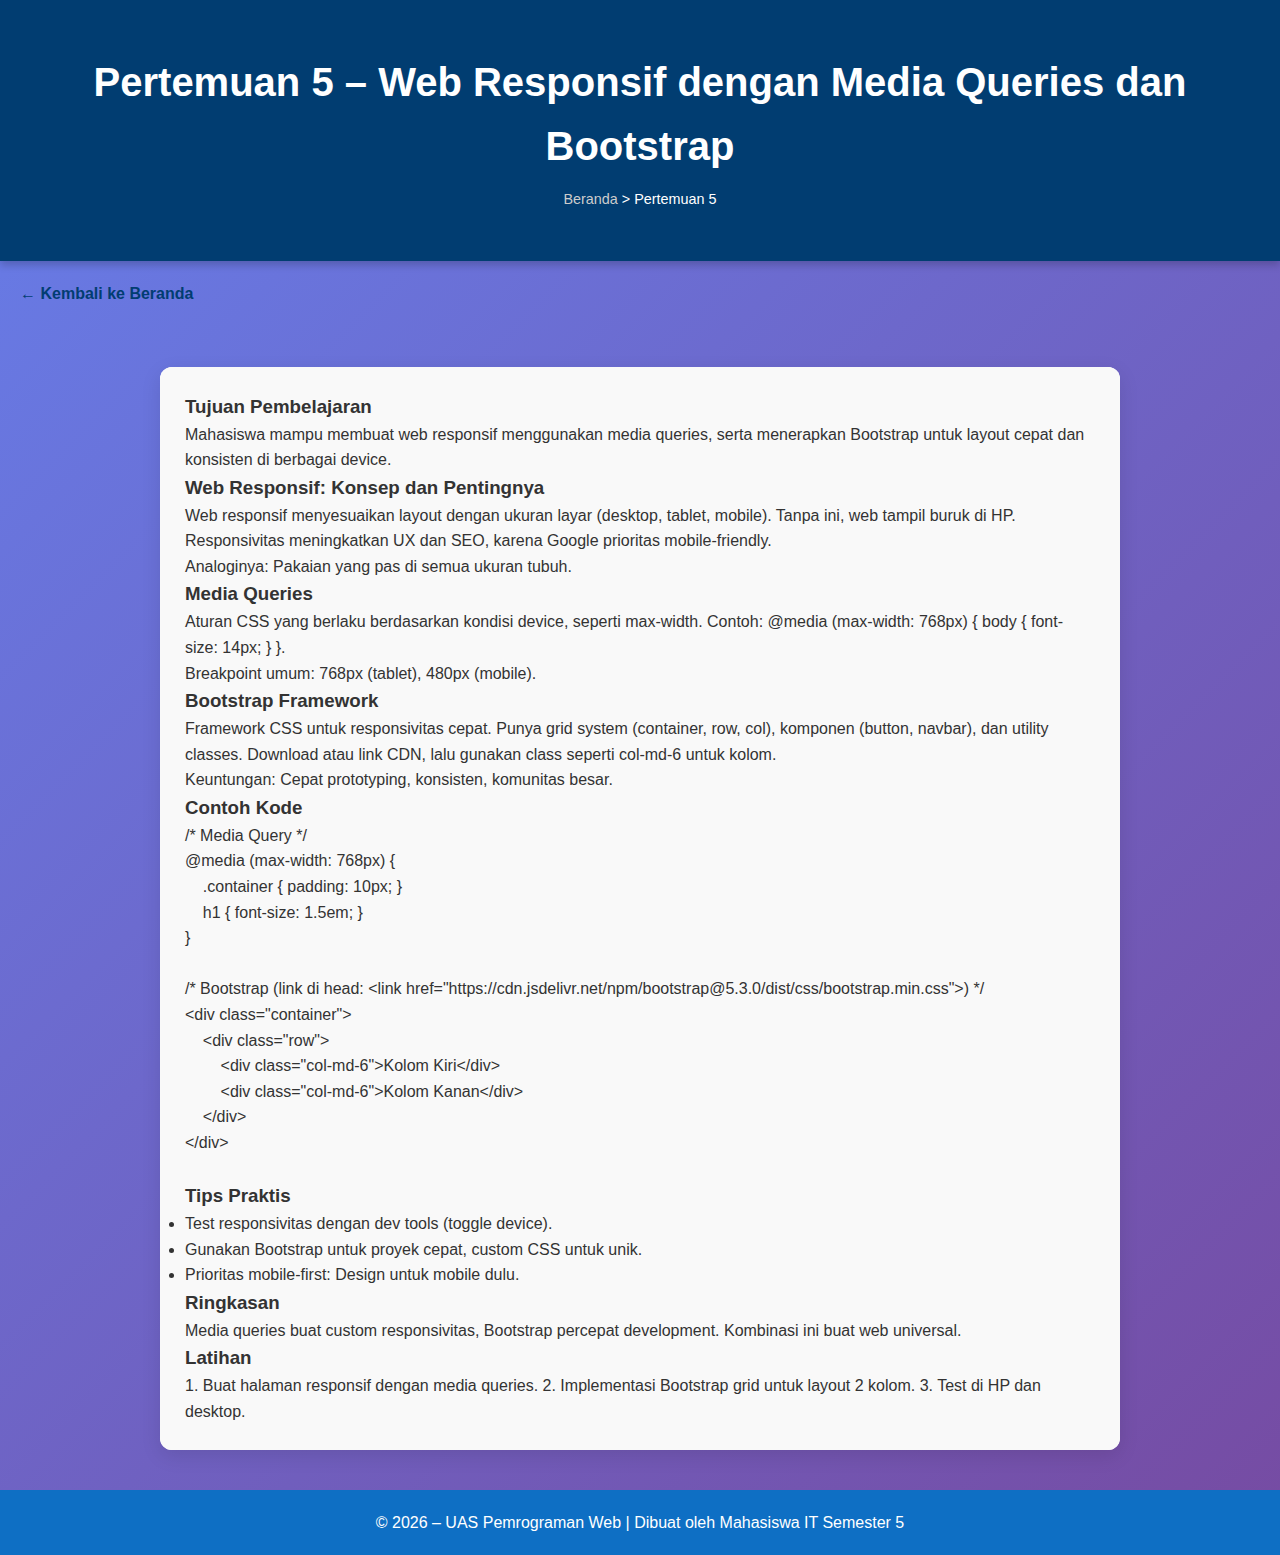
<file: materi5.html>
<!DOCTYPE html>
<html lang="id">
<head>
    <meta charset="UTF-8">
    <meta name="viewport" content="width=device-width, initial-scale=1.0">
    <title>Pertemuan 5 – Web Responsif dengan Media Queries dan Bootstrap</title>
    <link rel="stylesheet" href="css/style.css">
</head>
<body>
    <header class="header">
        <h1>Pertemuan 5 – Web Responsif dengan Media Queries dan Bootstrap</h1>
        <nav class="breadcrumb">
            <a href="index.html">Beranda</a> > Pertemuan 5
        </nav>
    </header>
    <a href="index.html" class="btn-back">← Kembali ke Beranda</a>

    <main class="container">
        <div class="card">
            <div class="card-preview">
                <h3>Tujuan Pembelajaran</h3>
                <p>Mahasiswa mampu membuat web responsif menggunakan media queries, serta menerapkan Bootstrap untuk layout cepat dan konsisten di berbagai device.</p>

                <h3>Web Responsif: Konsep dan Pentingnya</h3>
                <p>Web responsif menyesuaikan layout dengan ukuran layar (desktop, tablet, mobile). Tanpa ini, web tampil buruk di HP. Responsivitas meningkatkan UX dan SEO, karena Google prioritas mobile-friendly.</p>
                <p>Analoginya: Pakaian yang pas di semua ukuran tubuh.</p>

                <h3>Media Queries</h3>
                <p>Aturan CSS yang berlaku berdasarkan kondisi device, seperti max-width. Contoh: @media (max-width: 768px) { body { font-size: 14px; } }.</p>
                <p>Breakpoint umum: 768px (tablet), 480px (mobile).</p>

                <h3>Bootstrap Framework</h3>
                <p>Framework CSS untuk responsivitas cepat. Punya grid system (container, row, col), komponen (button, navbar), dan utility classes. Download atau link CDN, lalu gunakan class seperti col-md-6 untuk kolom.</p>
                <p>Keuntungan: Cepat prototyping, konsisten, komunitas besar.</p>

                <h3>Contoh Kode</h3>
                <pre>
/* Media Query */
@media (max-width: 768px) {
    .container { padding: 10px; }
    h1 { font-size: 1.5em; }
}

/* Bootstrap (link di head: &lt;link href="https://cdn.jsdelivr.net/npm/bootstrap@5.3.0/dist/css/bootstrap.min.css"&gt;) */
&lt;div class="container"&gt;
    &lt;div class="row"&gt;
        &lt;div class="col-md-6"&gt;Kolom Kiri&lt;/div&gt;
        &lt;div class="col-md-6"&gt;Kolom Kanan&lt;/div&gt;
    &lt;/div&gt;
&lt;/div&gt;
                </pre>

                <h3>Tips Praktis</h3>
                <ul>
                    <li>Test responsivitas dengan dev tools (toggle device).</li>
                    <li>Gunakan Bootstrap untuk proyek cepat, custom CSS untuk unik.</li>
                    <li>Prioritas mobile-first: Design untuk mobile dulu.</li>
                </ul>

                <h3>Ringkasan</h3>
                <p>Media queries buat custom responsivitas, Bootstrap percepat development. Kombinasi ini buat web universal.</p>

                <h3>Latihan</h3>
                <p>1. Buat halaman responsif dengan media queries. 2. Implementasi Bootstrap grid untuk layout 2 kolom. 3. Test di HP dan desktop.</p>
            </div>
        </div>
    </main>

    <footer class="footer">
        <p>&copy; 2026 – UAS Pemrograman Web | Dibuat oleh Mahasiswa IT Semester 5</p>
    </footer>

    <script src="js/script.js"></script>
</body>
</html>
</file>
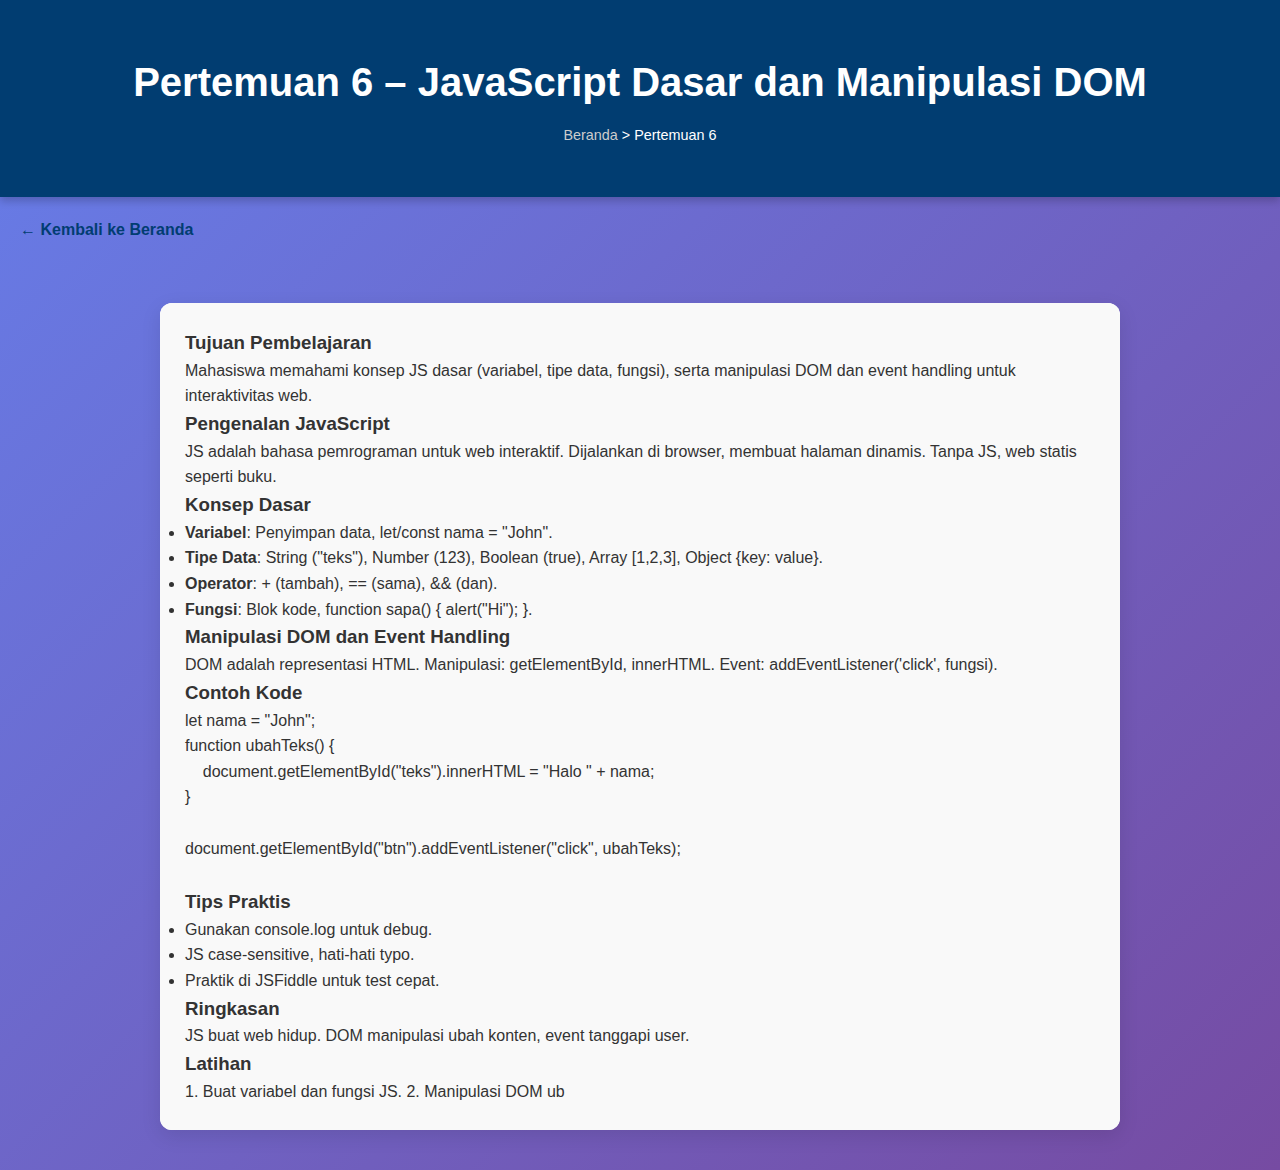
<file: materi6.html>
<!DOCTYPE html>
<html lang="id">
<head>
    <meta charset="UTF-8">
    <meta name="viewport" content="width=device-width, initial-scale=1.0">
    <title>Pertemuan 6 – JavaScript Dasar dan Manipulasi DOM</title>
    <link rel="stylesheet" href="css/style.css">
</head>
<body>
    <header class="header">
        <h1>Pertemuan 6 – JavaScript Dasar dan Manipulasi DOM</h1>
        <nav class="breadcrumb">
            <a href="index.html">Beranda</a> > Pertemuan 6
        </nav>
    </header>
    <a href="index.html" class="btn-back">← Kembali ke Beranda</a>

    <main class="container">
        <div class="card">
            <div class="card-preview">
                <h3>Tujuan Pembelajaran</h3>
                <p>Mahasiswa memahami konsep JS dasar (variabel, tipe data, fungsi), serta manipulasi DOM dan event handling untuk interaktivitas web.</p>

                <h3>Pengenalan JavaScript</h3>
                <p>JS adalah bahasa pemrograman untuk web interaktif. Dijalankan di browser, membuat halaman dinamis. Tanpa JS, web statis seperti buku.</p>

                <h3>Konsep Dasar</h3>
                <ul>
                    <li><b>Variabel</b>: Penyimpan data, let/const nama = "John".</li>
                    <li><b>Tipe Data</b>: String ("teks"), Number (123), Boolean (true), Array [1,2,3], Object {key: value}.</li>
                    <li><b>Operator</b>: + (tambah), == (sama), && (dan).</li>
                    <li><b>Fungsi</b>: Blok kode, function sapa() { alert("Hi"); }.</li>
                </ul>

                <h3>Manipulasi DOM dan Event Handling</h3>
                <p>DOM adalah representasi HTML. Manipulasi: getElementById, innerHTML. Event: addEventListener('click', fungsi).</p>

                <h3>Contoh Kode</h3>
                <pre>
let nama = "John";
function ubahTeks() {
    document.getElementById("teks").innerHTML = "Halo " + nama;
}

document.getElementById("btn").addEventListener("click", ubahTeks);
                </pre>

                <h3>Tips Praktis</h3>
                <ul>
                    <li>Gunakan console.log untuk debug.</li>
                    <li>JS case-sensitive, hati-hati typo.</li>
                    <li>Praktik di JSFiddle untuk test cepat.</li>
                </ul>

                <h3>Ringkasan</h3>
                <p>JS buat web hidup. DOM manipulasi ubah konten, event tanggapi user.</p>

                <h3>Latihan</h3>
                <p>1. Buat variabel dan fungsi JS. 2. Manipulasi DOM ub
</file>
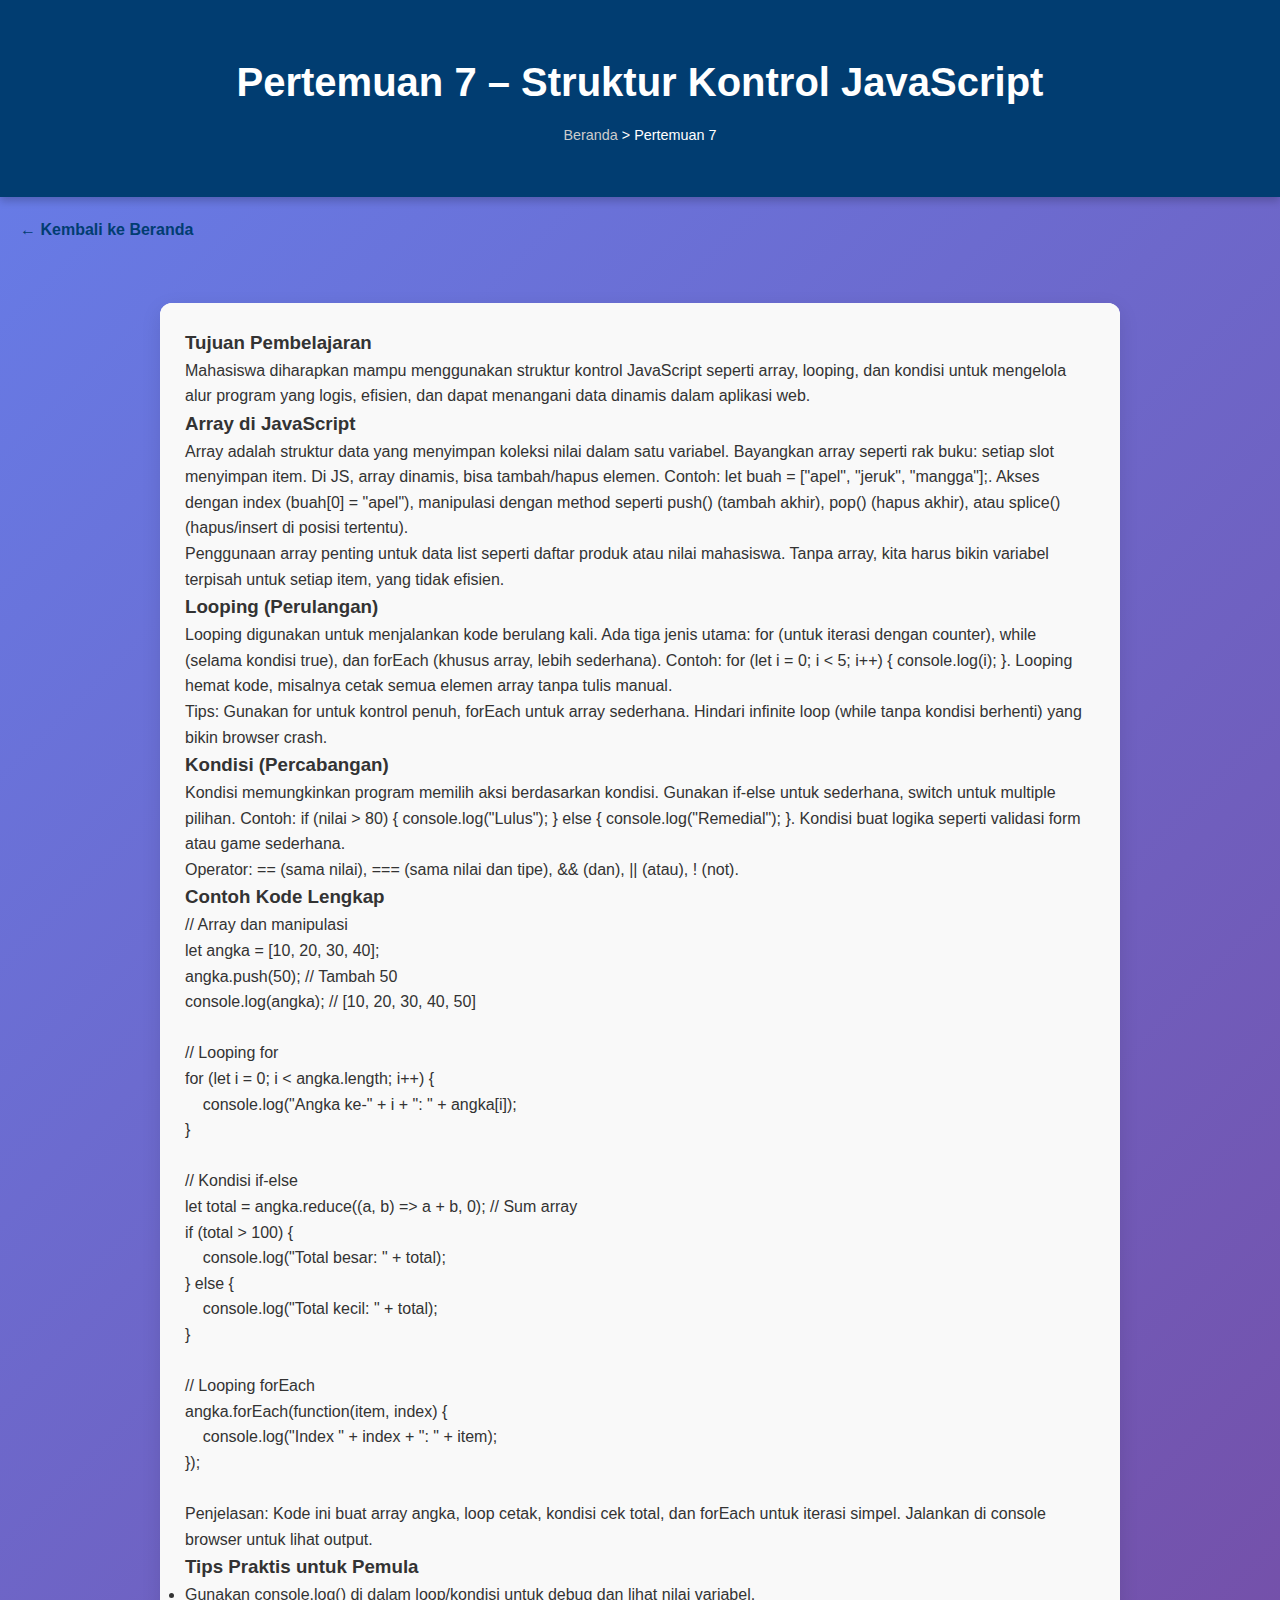
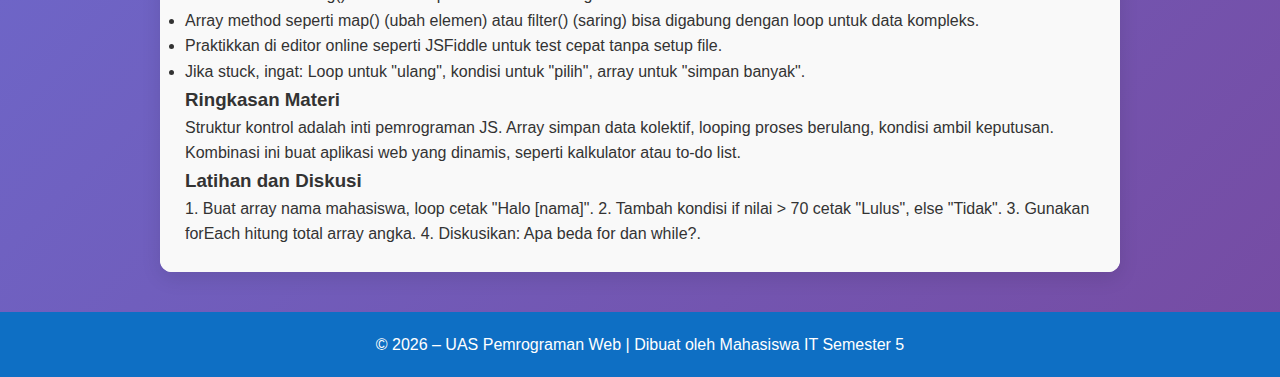
<file: materi7.html>
<!DOCTYPE html>
<html lang="id">
<head>
    <meta charset="UTF-8">
    <meta name="viewport" content="width=device-width, initial-scale=1.0">
    <title>Pertemuan 7 – Struktur Kontrol JavaScript</title>
    <link rel="stylesheet" href="css/style.css">
</head>
<body>
    <header class="header">
        <h1>Pertemuan 7 – Struktur Kontrol JavaScript</h1>
        <nav class="breadcrumb">
            <a href="index.html">Beranda</a> > Pertemuan 7
        </nav>
    </header>
    <a href="index.html" class="btn-back">← Kembali ke Beranda</a>

    <main class="container">
        <div class="card">
            <div class="card-preview">
                <h3>Tujuan Pembelajaran</h3>
                <p>Mahasiswa diharapkan mampu menggunakan struktur kontrol JavaScript seperti array, looping, dan kondisi untuk mengelola alur program yang logis, efisien, dan dapat menangani data dinamis dalam aplikasi web.</p>

                <h3>Array di JavaScript</h3>
                <p>Array adalah struktur data yang menyimpan koleksi nilai dalam satu variabel. Bayangkan array seperti rak buku: setiap slot menyimpan item. Di JS, array dinamis, bisa tambah/hapus elemen. Contoh: let buah = ["apel", "jeruk", "mangga"];. Akses dengan index (buah[0] = "apel"), manipulasi dengan method seperti push() (tambah akhir), pop() (hapus akhir), atau splice() (hapus/insert di posisi tertentu).</p>
                <p>Penggunaan array penting untuk data list seperti daftar produk atau nilai mahasiswa. Tanpa array, kita harus bikin variabel terpisah untuk setiap item, yang tidak efisien.</p>

                <h3>Looping (Perulangan)</h3>
                <p>Looping digunakan untuk menjalankan kode berulang kali. Ada tiga jenis utama: for (untuk iterasi dengan counter), while (selama kondisi true), dan forEach (khusus array, lebih sederhana). Contoh: for (let i = 0; i < 5; i++) { console.log(i); }. Looping hemat kode, misalnya cetak semua elemen array tanpa tulis manual.</p>
                <p>Tips: Gunakan for untuk kontrol penuh, forEach untuk array sederhana. Hindari infinite loop (while tanpa kondisi berhenti) yang bikin browser crash.</p>

                <h3>Kondisi (Percabangan)</h3>
                <p>Kondisi memungkinkan program memilih aksi berdasarkan kondisi. Gunakan if-else untuk sederhana, switch untuk multiple pilihan. Contoh: if (nilai > 80) { console.log("Lulus"); } else { console.log("Remedial"); }. Kondisi buat logika seperti validasi form atau game sederhana.</p>
                <p>Operator: == (sama nilai), === (sama nilai dan tipe), && (dan), || (atau), ! (not).</p>

                <h3>Contoh Kode Lengkap</h3>
                <pre>
// Array dan manipulasi
let angka = [10, 20, 30, 40];
angka.push(50); // Tambah 50
console.log(angka); // [10, 20, 30, 40, 50]

// Looping for
for (let i = 0; i < angka.length; i++) {
    console.log("Angka ke-" + i + ": " + angka[i]);
}

// Kondisi if-else
let total = angka.reduce((a, b) => a + b, 0); // Sum array
if (total > 100) {
    console.log("Total besar: " + total);
} else {
    console.log("Total kecil: " + total);
}

// Looping forEach
angka.forEach(function(item, index) {
    console.log("Index " + index + ": " + item);
});
                </pre>
                <p>Penjelasan: Kode ini buat array angka, loop cetak, kondisi cek total, dan forEach untuk iterasi simpel. Jalankan di console browser untuk lihat output.</p>

                <h3>Tips Praktis untuk Pemula</h3>
                <ul>
                    <li>Gunakan console.log() di dalam loop/kondisi untuk debug dan lihat nilai variabel.</li>
                    <li>Array method seperti map() (ubah elemen) atau filter() (saring) bisa digabung dengan loop untuk data kompleks.</li>
                    <li>Praktikkan di editor online seperti JSFiddle untuk test cepat tanpa setup file.</li>
                    <li>Jika stuck, ingat: Loop untuk "ulang", kondisi untuk "pilih", array untuk "simpan banyak".</li>
                </ul>

                <h3>Ringkasan Materi</h3>
                <p>Struktur kontrol adalah inti pemrograman JS. Array simpan data kolektif, looping proses berulang, kondisi ambil keputusan. Kombinasi ini buat aplikasi web yang dinamis, seperti kalkulator atau to-do list.</p>

                <h3>Latihan dan Diskusi</h3>
                <p>1. Buat array nama mahasiswa, loop cetak "Halo [nama]". 2. Tambah kondisi if nilai > 70 cetak "Lulus", else "Tidak". 3. Gunakan forEach hitung total array angka. 4. Diskusikan: Apa beda for dan while?.</p>
            </div>
        </div>
    </main>

    <footer class="footer">
        <p>&copy; 2026 – UAS Pemrograman Web | Dibuat oleh Mahasiswa IT Semester 5</p>
    </footer>

    <script src="js/script.js"></script>
</body>
</html>
</file>
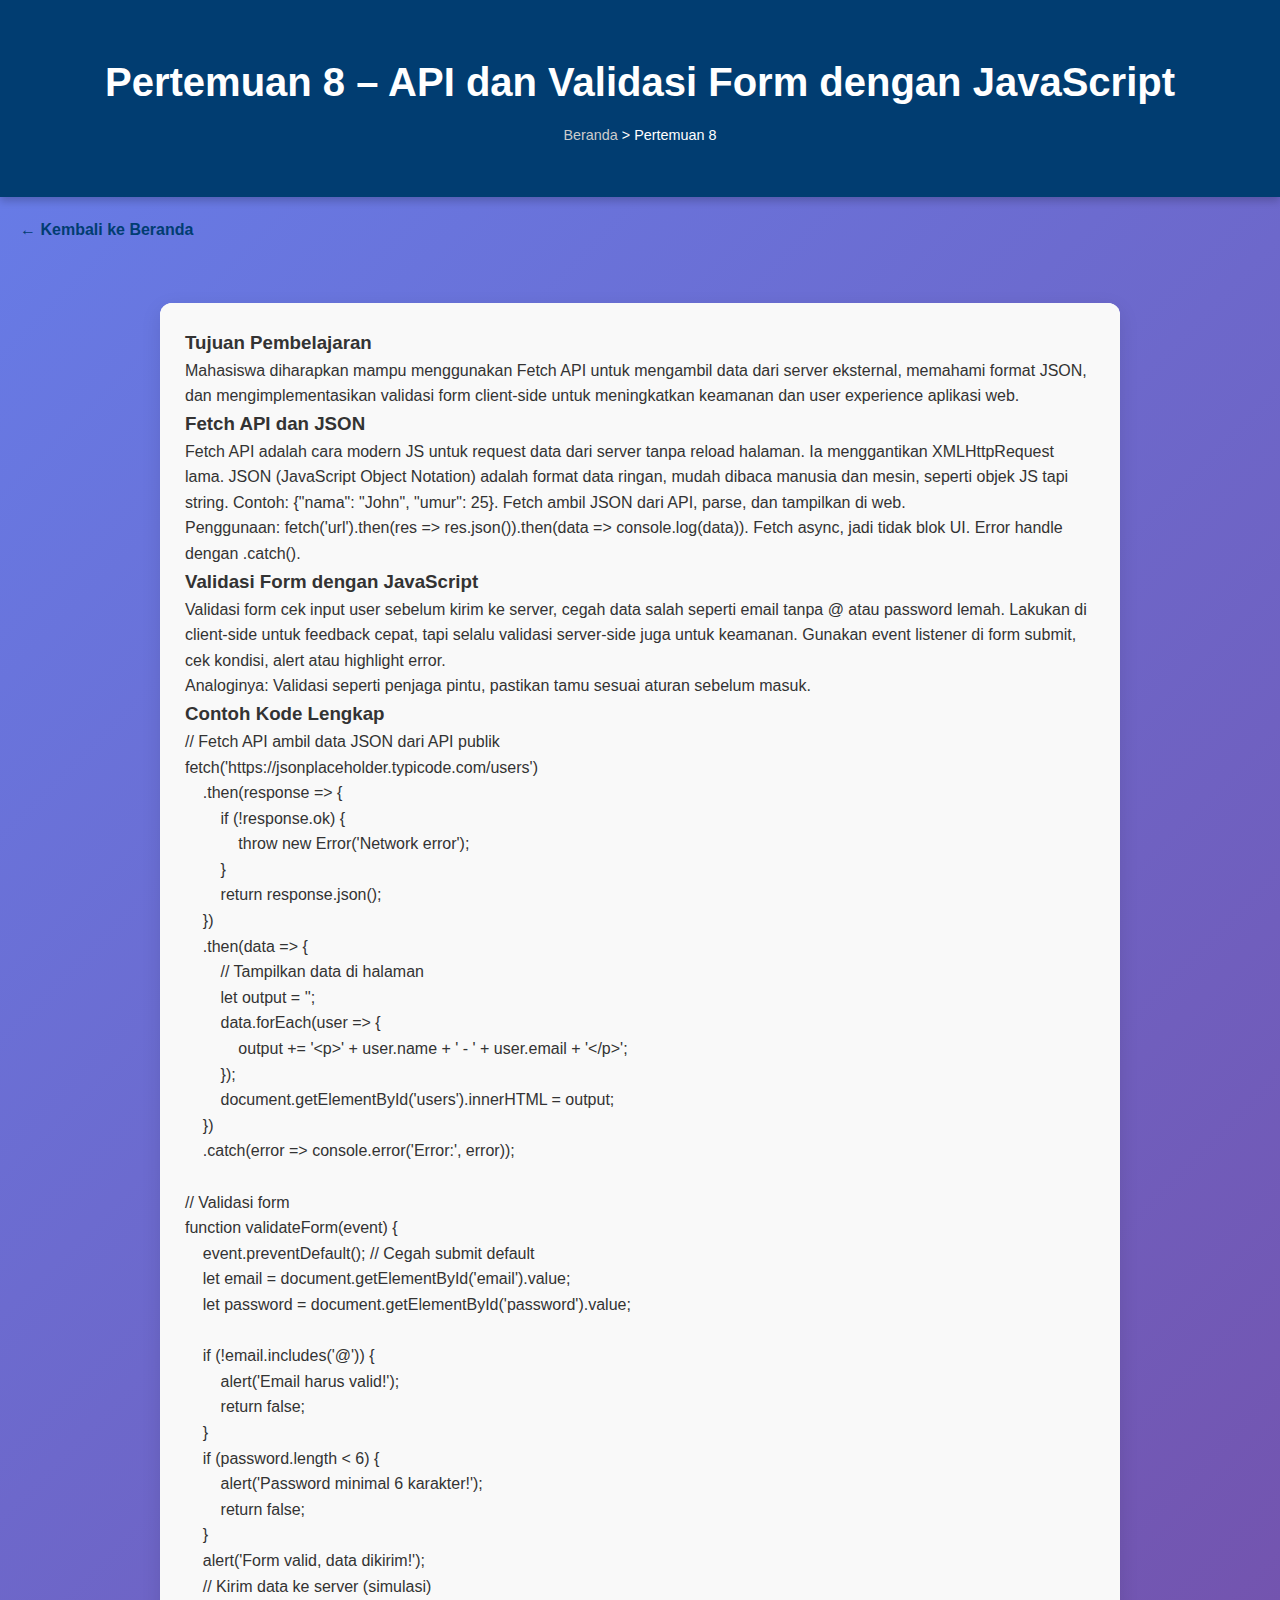
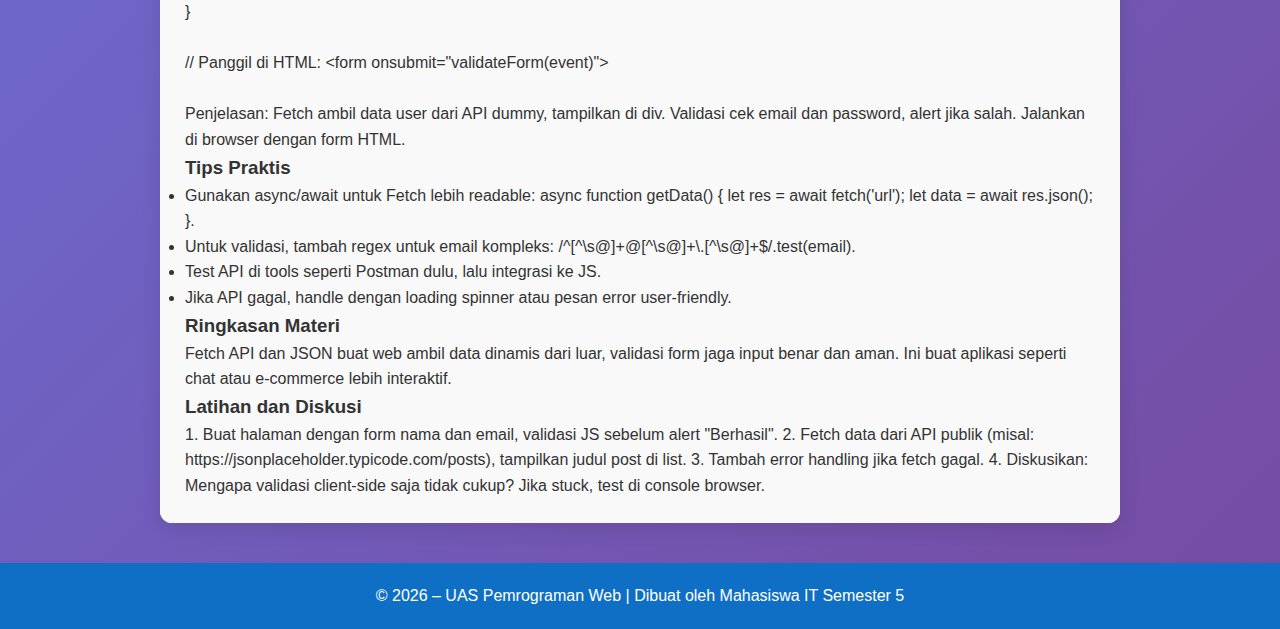
<file: materi8.html>
<!DOCTYPE html>
<html lang="id">
<head>
    <meta charset="UTF-8">
    <meta name="viewport" content="width=device-width, initial-scale=1.0">
    <title>Pertemuan 8 – API dan Validasi Form dengan JavaScript</title>
    <link rel="stylesheet" href="css/style.css">
</head>
<body>
    <header class="header">
        <h1>Pertemuan 8 – API dan Validasi Form dengan JavaScript</h1>
        <nav class="breadcrumb">
            <a href="index.html">Beranda</a> > Pertemuan 8
        </nav>
    </header>
    <a href="index.html" class="btn-back">← Kembali ke Beranda</a>

    <main class="container">
        <div class="card">
            <div class="card-preview">
                <h3>Tujuan Pembelajaran</h3>
                <p>Mahasiswa diharapkan mampu menggunakan Fetch API untuk mengambil data dari server eksternal, memahami format JSON, dan mengimplementasikan validasi form client-side untuk meningkatkan keamanan dan user experience aplikasi web.</p>

                <h3>Fetch API dan JSON</h3>
                <p>Fetch API adalah cara modern JS untuk request data dari server tanpa reload halaman. Ia menggantikan XMLHttpRequest lama. JSON (JavaScript Object Notation) adalah format data ringan, mudah dibaca manusia dan mesin, seperti objek JS tapi string. Contoh: {"nama": "John", "umur": 25}. Fetch ambil JSON dari API, parse, dan tampilkan di web.</p>
                <p>Penggunaan: fetch('url').then(res => res.json()).then(data => console.log(data)). Fetch async, jadi tidak blok UI. Error handle dengan .catch().</p>

                <h3>Validasi Form dengan JavaScript</h3>
                <p>Validasi form cek input user sebelum kirim ke server, cegah data salah seperti email tanpa @ atau password lemah. Lakukan di client-side untuk feedback cepat, tapi selalu validasi server-side juga untuk keamanan. Gunakan event listener di form submit, cek kondisi, alert atau highlight error.</p>
                <p>Analoginya: Validasi seperti penjaga pintu, pastikan tamu sesuai aturan sebelum masuk.</p>

                <h3>Contoh Kode Lengkap</h3>
                <pre>
// Fetch API ambil data JSON dari API publik
fetch('https://jsonplaceholder.typicode.com/users')
    .then(response => {
        if (!response.ok) {
            throw new Error('Network error');
        }
        return response.json();
    })
    .then(data => {
        // Tampilkan data di halaman
        let output = '';
        data.forEach(user => {
            output += '&lt;p&gt;' + user.name + ' - ' + user.email + '&lt;/p&gt;';
        });
        document.getElementById('users').innerHTML = output;
    })
    .catch(error => console.error('Error:', error));

// Validasi form
function validateForm(event) {
    event.preventDefault(); // Cegah submit default
    let email = document.getElementById('email').value;
    let password = document.getElementById('password').value;
    
    if (!email.includes('@')) {
        alert('Email harus valid!');
        return false;
    }
    if (password.length < 6) {
        alert('Password minimal 6 karakter!');
        return false;
    }
    alert('Form valid, data dikirim!');
    // Kirim data ke server (simulasi)
}

// Panggil di HTML: &lt;form onsubmit="validateForm(event)"&gt;
                </pre>
                <p>Penjelasan: Fetch ambil data user dari API dummy, tampilkan di div. Validasi cek email dan password, alert jika salah. Jalankan di browser dengan form HTML.</p>

                <h3>Tips Praktis</h3>
                <ul>
                    <li>Gunakan async/await untuk Fetch lebih readable: async function getData() { let res = await fetch('url'); let data = await res.json(); }.</li>
                    <li>Untuk validasi, tambah regex untuk email kompleks: /^[^\s@]+@[^\s@]+\.[^\s@]+$/.test(email).</li>
                    <li>Test API di tools seperti Postman dulu, lalu integrasi ke JS.</li>
                    <li>Jika API gagal, handle dengan loading spinner atau pesan error user-friendly.</li>
                </ul>

                <h3>Ringkasan Materi</h3>
                <p>Fetch API dan JSON buat web ambil data dinamis dari luar, validasi form jaga input benar dan aman. Ini buat aplikasi seperti chat atau e-commerce lebih interaktif.</p>

                <h3>Latihan dan Diskusi</h3>
                <p>1. Buat halaman dengan form nama dan email, validasi JS sebelum alert "Berhasil". 2. Fetch data dari API publik (misal: https://jsonplaceholder.typicode.com/posts), tampilkan judul post di list. 3. Tambah error handling jika fetch gagal. 4. Diskusikan: Mengapa validasi client-side saja tidak cukup? Jika stuck, test di console browser.</p>
            </div>
        </div>
    </main>

    <footer class="footer">
        <p>&copy; 2026 – UAS Pemrograman Web | Dibuat oleh Mahasiswa IT Semester 5</p>
    </footer>

    <script src="js/script.js"></script>
</body>
</html>
</file>
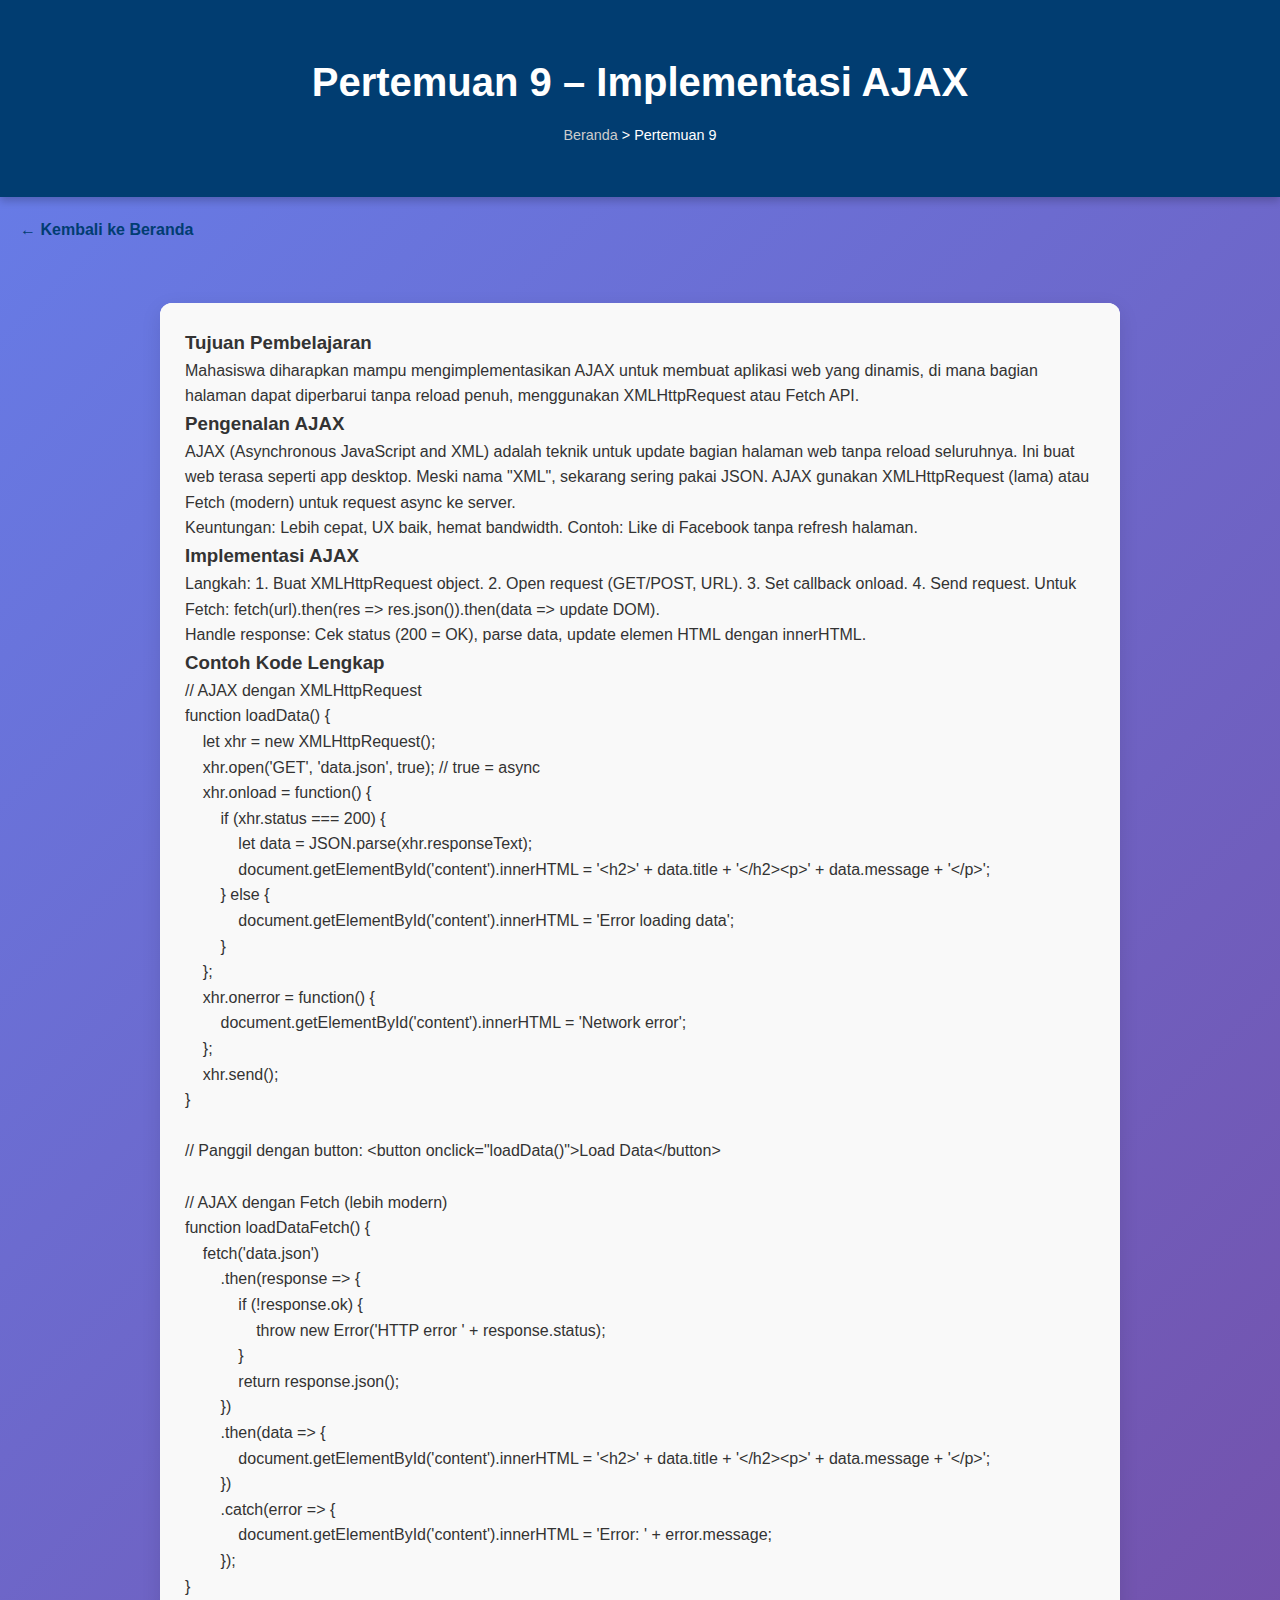
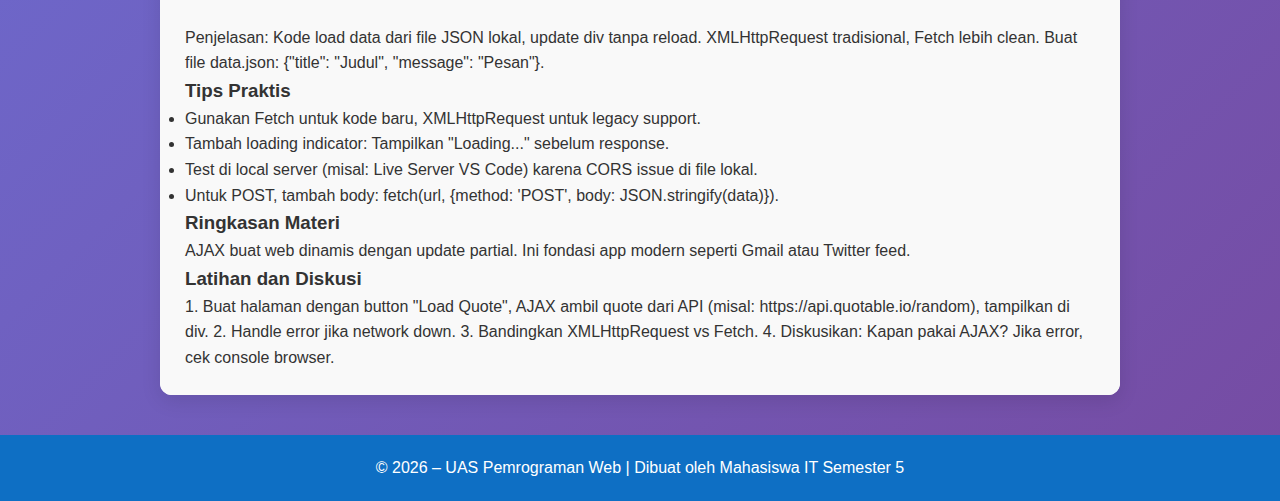
<file: materi9.html>
<!DOCTYPE html>
<html lang="id">
<head>
    <meta charset="UTF-8">
    <meta name="viewport" content="width=device-width, initial-scale=1.0">
    <title>Pertemuan 9 – Implementasi AJAX</title>
    <link rel="stylesheet" href="css/style.css">
</head>
<body>
    <header class="header">
        <h1>Pertemuan 9 – Implementasi AJAX</h1>
        <nav class="breadcrumb">
            <a href="index.html">Beranda</a> > Pertemuan 9
        </nav>
    </header>
    <a href="index.html" class="btn-back">← Kembali ke Beranda</a>

    <main class="container">
        <div class="card">
            <div class="card-preview">
                <h3>Tujuan Pembelajaran</h3>
                <p>Mahasiswa diharapkan mampu mengimplementasikan AJAX untuk membuat aplikasi web yang dinamis, di mana bagian halaman dapat diperbarui tanpa reload penuh, menggunakan XMLHttpRequest atau Fetch API.</p>

                <h3>Pengenalan AJAX</h3>
                <p>AJAX (Asynchronous JavaScript and XML) adalah teknik untuk update bagian halaman web tanpa reload seluruhnya. Ini buat web terasa seperti app desktop. Meski nama "XML", sekarang sering pakai JSON. AJAX gunakan XMLHttpRequest (lama) atau Fetch (modern) untuk request async ke server.</p>
                <p>Keuntungan: Lebih cepat, UX baik, hemat bandwidth. Contoh: Like di Facebook tanpa refresh halaman.</p>

                <h3>Implementasi AJAX</h3>
                <p>Langkah: 1. Buat XMLHttpRequest object. 2. Open request (GET/POST, URL). 3. Set callback onload. 4. Send request. Untuk Fetch: fetch(url).then(res => res.json()).then(data => update DOM).</p>
                <p>Handle response: Cek status (200 = OK), parse data, update elemen HTML dengan innerHTML.</p>

                <h3>Contoh Kode Lengkap</h3>
                <pre>
// AJAX dengan XMLHttpRequest
function loadData() {
    let xhr = new XMLHttpRequest();
    xhr.open('GET', 'data.json', true); // true = async
    xhr.onload = function() {
        if (xhr.status === 200) {
            let data = JSON.parse(xhr.responseText);
            document.getElementById('content').innerHTML = '&lt;h2&gt;' + data.title + '&lt;/h2&gt;&lt;p&gt;' + data.message + '&lt;/p&gt;';
        } else {
            document.getElementById('content').innerHTML = 'Error loading data';
        }
    };
    xhr.onerror = function() {
        document.getElementById('content').innerHTML = 'Network error';
    };
    xhr.send();
}

// Panggil dengan button: &lt;button onclick="loadData()"&gt;Load Data&lt;/button&gt;

// AJAX dengan Fetch (lebih modern)
function loadDataFetch() {
    fetch('data.json')
        .then(response => {
            if (!response.ok) {
                throw new Error('HTTP error ' + response.status);
            }
            return response.json();
        })
        .then(data => {
            document.getElementById('content').innerHTML = '&lt;h2&gt;' + data.title + '&lt;/h2&gt;&lt;p&gt;' + data.message + '&lt;/p&gt;';
        })
        .catch(error => {
            document.getElementById('content').innerHTML = 'Error: ' + error.message;
        });
}
                </pre>
                <p>Penjelasan: Kode load data dari file JSON lokal, update div tanpa reload. XMLHttpRequest tradisional, Fetch lebih clean. Buat file data.json: {"title": "Judul", "message": "Pesan"}.</p>

                <h3>Tips Praktis</h3>
                <ul>
                    <li>Gunakan Fetch untuk kode baru, XMLHttpRequest untuk legacy support.</li>
                    <li>Tambah loading indicator: Tampilkan "Loading..." sebelum response.</li>
                    <li>Test di local server (misal: Live Server VS Code) karena CORS issue di file lokal.</li>
                    <li>Untuk POST, tambah body: fetch(url, {method: 'POST', body: JSON.stringify(data)}).</li>
                </ul>

                <h3>Ringkasan Materi</h3>
                <p>AJAX buat web dinamis dengan update partial. Ini fondasi app modern seperti Gmail atau Twitter feed.</p>

                <h3>Latihan dan Diskusi</h3>
                <p>1. Buat halaman dengan button "Load Quote", AJAX ambil quote dari API (misal: https://api.quotable.io/random), tampilkan di div. 2. Handle error jika network down. 3. Bandingkan XMLHttpRequest vs Fetch. 4. Diskusikan: Kapan pakai AJAX? Jika error, cek console browser.</p>
            </div>
        </div>
    </main>

    <footer class="footer">
        <p>&copy; 2026 – UAS Pemrograman Web | Dibuat oleh Mahasiswa IT Semester 5</p>
    </footer>

    <script src="js/script.js"></script>
</body>
</html>
</file>
<file: css/style.css>
* {
    box-sizing: border-box;
    font-family: 'Segoe UI', Tahoma, Geneva, Verdana, sans-serif;
    margin: 0;
    padding: 0;
}

body {
    margin: 0;
    background: linear-gradient(135deg, #667eea 0%, #764ba2 100%);
    color: #333;
    line-height: 1.6;
}

.header {
    background: #013d71;
    color: white;
    text-align: center;
    padding: 50px 20px;
    box-shadow: 0 4px 8px rgba(0,0,0,0.2);
}

.header h1 {
    margin-bottom: 10px;
    font-size: 2.5em;
}

.navbar {
    margin-top: 20px;
    display: flex;
    flex-wrap: wrap;
    gap: 15px;
    justify-content: center;
}

.navbar .bubble {
    display: inline-block;
    padding: 12px 18px;
    background: linear-gradient(45deg, #0e5898, #0056b3); /* Gradient biar keren */
    color: white;
    text-decoration: none;
    border-radius: 50px; /* Bubble bulat */
    border: 2px solid #fff; /* Border putih biar standout */
    font-weight: bold;
    font-size: 14px;
    text-align: center;
    box-shadow: 0 4px 10px rgba(0,0,0,0.3);
    transition: all 0.4s ease;
    position: relative;
}

.navbar .bubble:hover {
    background: linear-gradient(45deg, #0056b3, #003d7a);
    transform: scale(1.15) translateY(-2px); /* Scale dan lift biar clickable */
    box-shadow: 0 8px 20px rgba(0,0,0,0.4);
    border-color: #ccc;
}

.navbar .bubble:active {
    transform: scale(1.05); /* Effect klik */
}

.breadcrumb {
    text-align: center;
    margin-top: 10px;
    font-size: 0.9em;
}

.breadcrumb a {
    color: #ccc;
    text-decoration: none;
}

.container {
    max-width: 1000px;
    margin: 40px auto;
    padding: 0 20px;
}

.card {
    background: white;
    border-radius: 12px;
    margin-bottom: 30px;
    box-shadow: 0 6px 20px rgba(0,0,0,0.1);
    overflow: hidden;
    transition: transform 0.3s, box-shadow 0.3s;
}

.card:hover {
    transform: translateY(-5px);
    box-shadow: 0 10px 30px rgba(0,0,0,0.2);
}

.card-header {
    background: #fafdff;
    padding: 20px;
    display: flex;
    justify-content: space-between;
    align-items: center;
    font-weight: bold;
    flex-wrap: wrap;
}

.btn, .btn-toggle {
    background: #0e5898;
    color: white;
    text-decoration: none;
    padding: 8px 16px;
    border-radius: 6px;
    font-size: 14px;
    border: none;
    cursor: pointer;
    transition: background 0.3s;
}

.btn:hover, .btn-toggle:hover {
    background: #0a4a7a;
}

.btn-toggle {
    margin-right: 10px;
}

.card-preview {
    padding: 25px;
    background: #f9f9f9;
}

.btn-back {
    display: inline-block;
    margin: 20px;
    color: #013d71;
    text-decoration: none;
    font-weight: bold;
}

.footer {
    background: #0e6fc4;
    color: white;
    text-align: center;
    padding: 20px;
    margin-top: 40px;
}

/* Responsivitas */
@media (max-width: 768px) {
    .header h1 {
        font-size: 2em;
    }
    .navbar {
        display: flex;
        flex-direction: column;
        gap: 10px;
    }
    .navbar .bubble {
        padding: 10px 15px;
        font-size: 12px;
    }
    .card-header {
        flex-direction: column;
        align-items: flex-start;
        gap: 10px;
    }
    .container {
        padding: 0 10px;
    }
}
</file>
